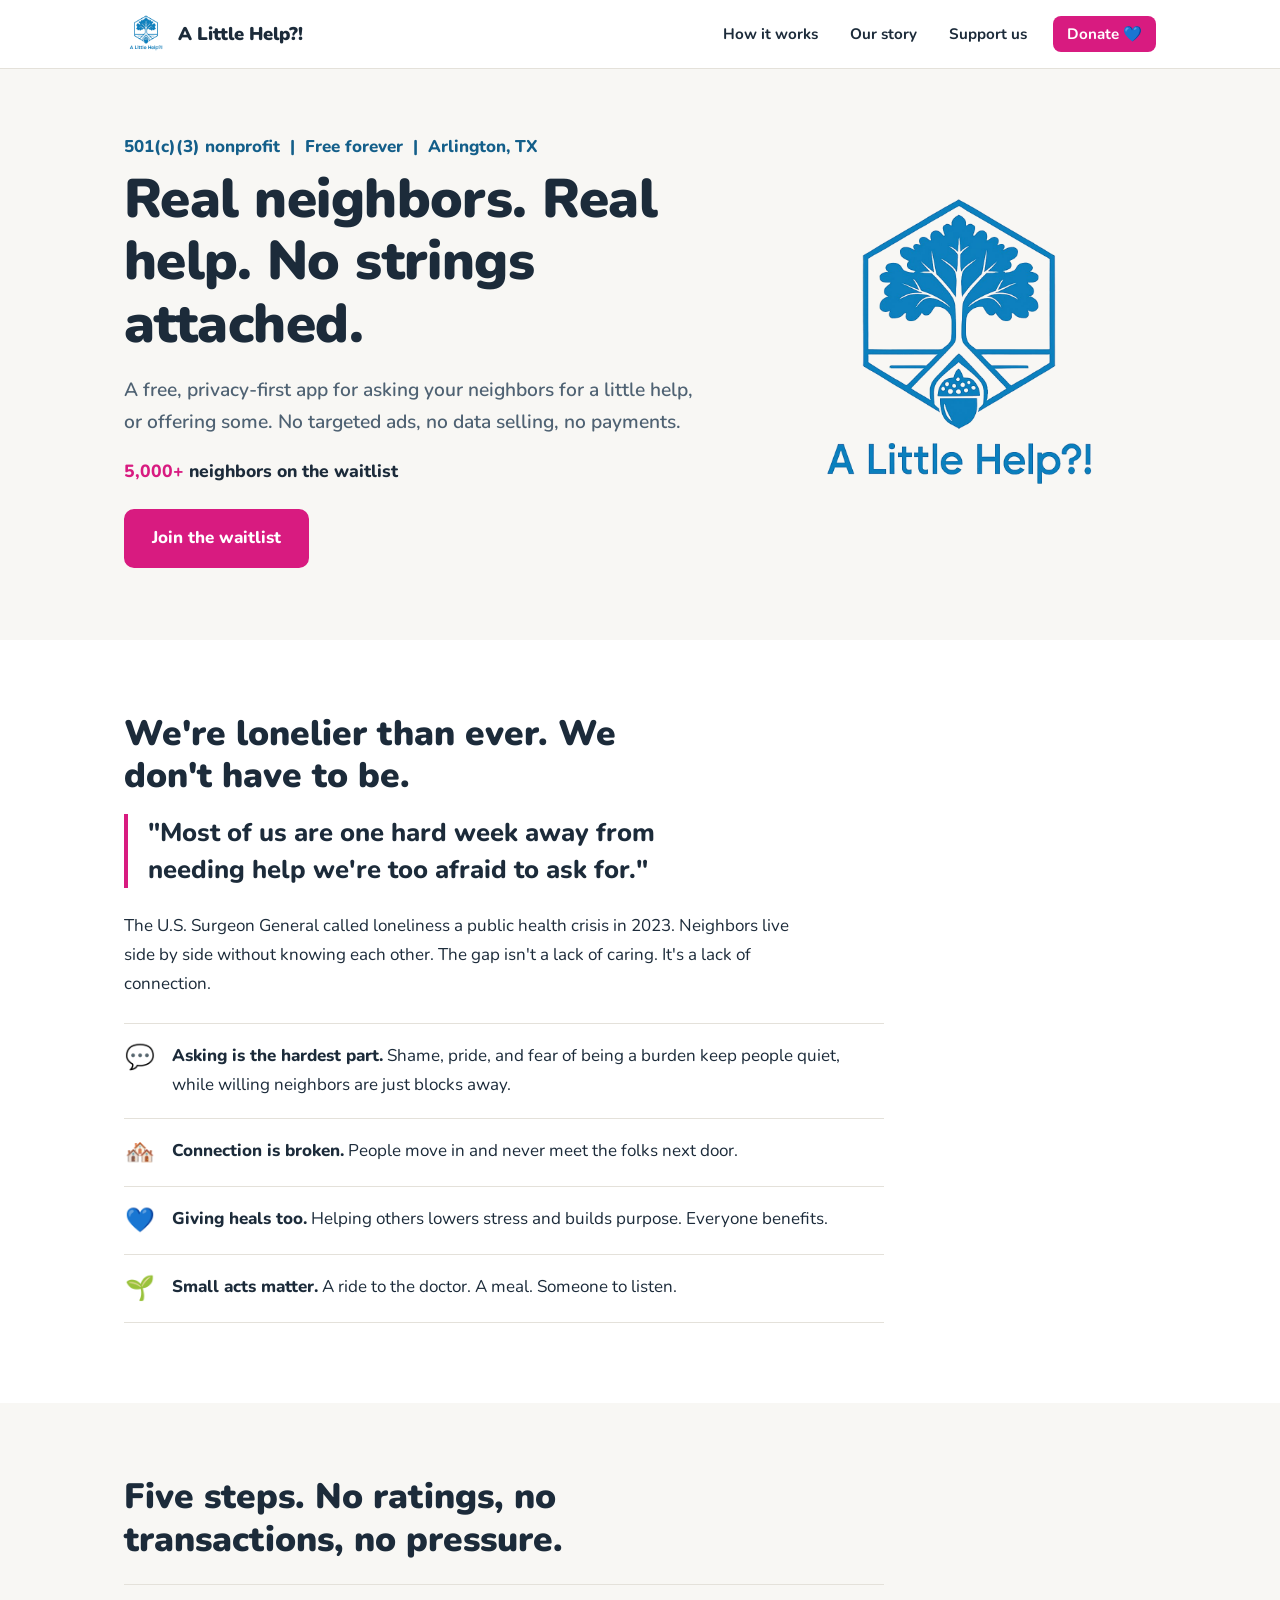
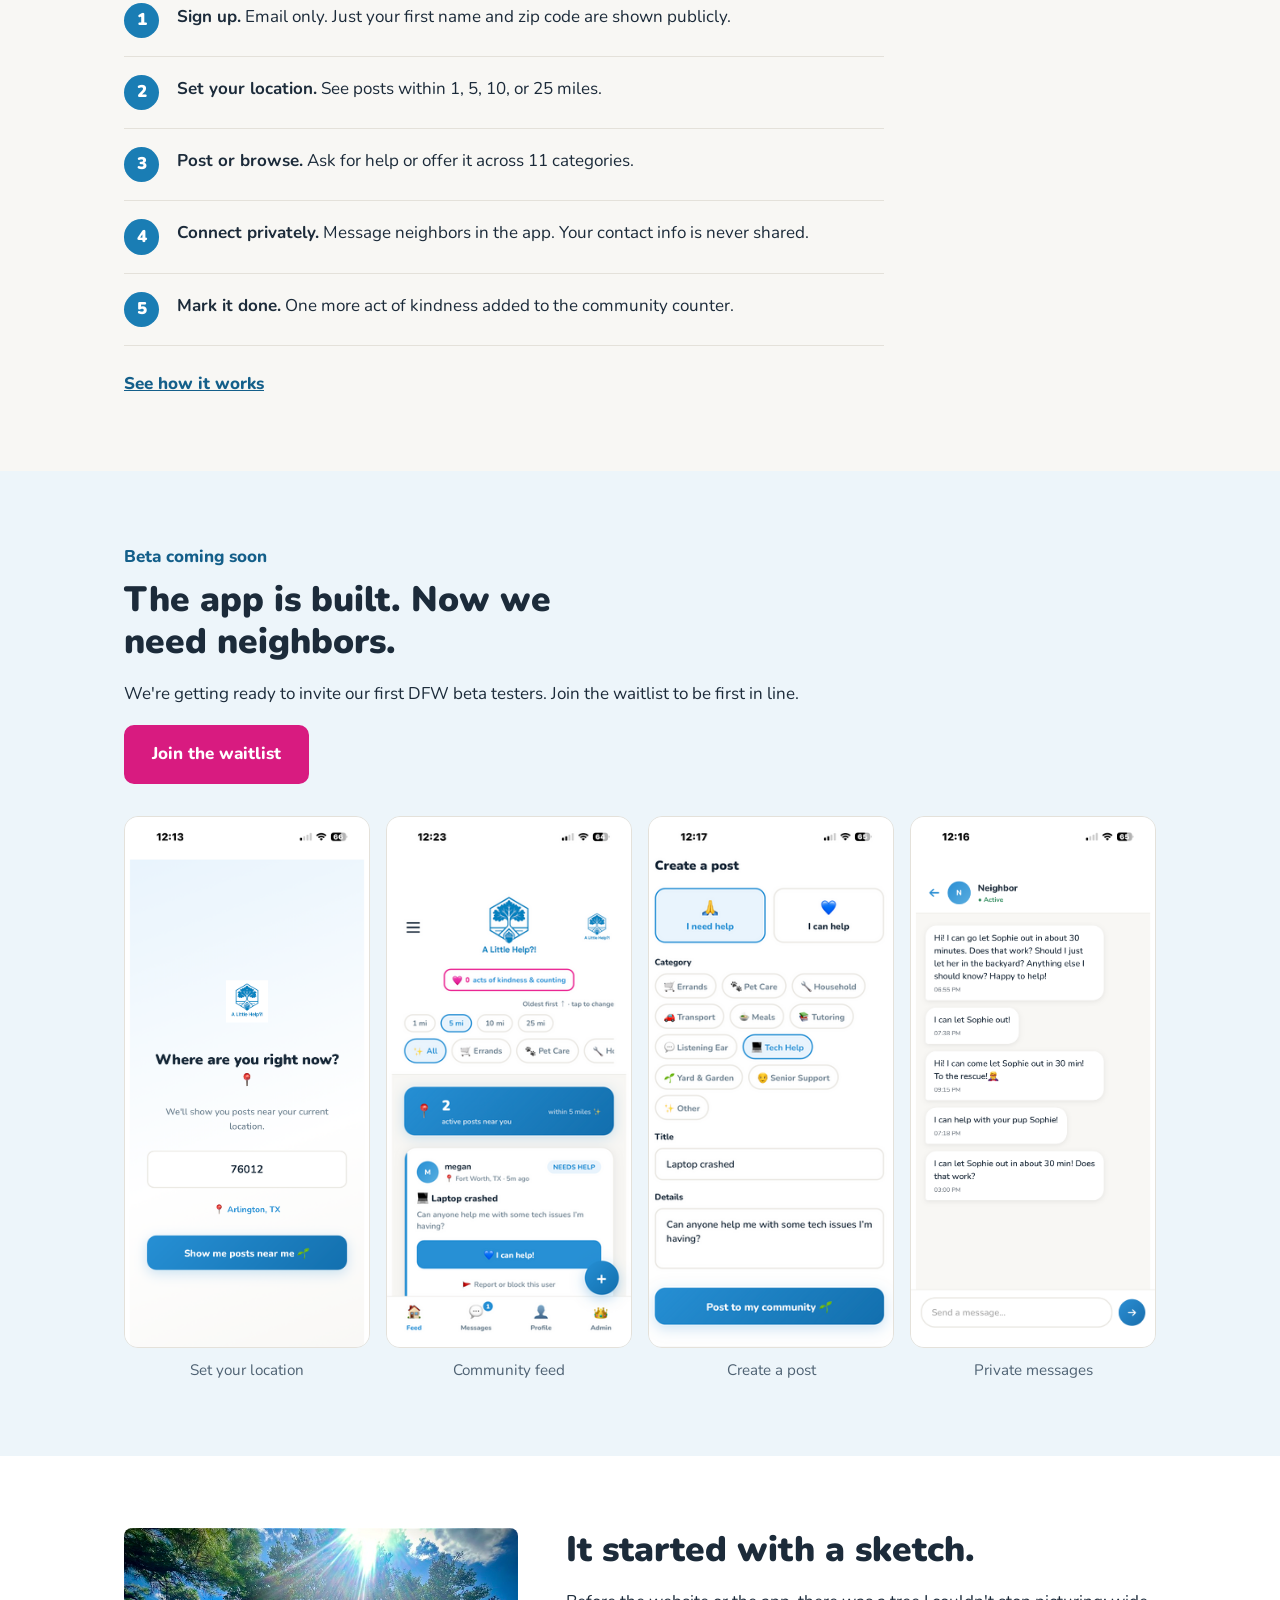
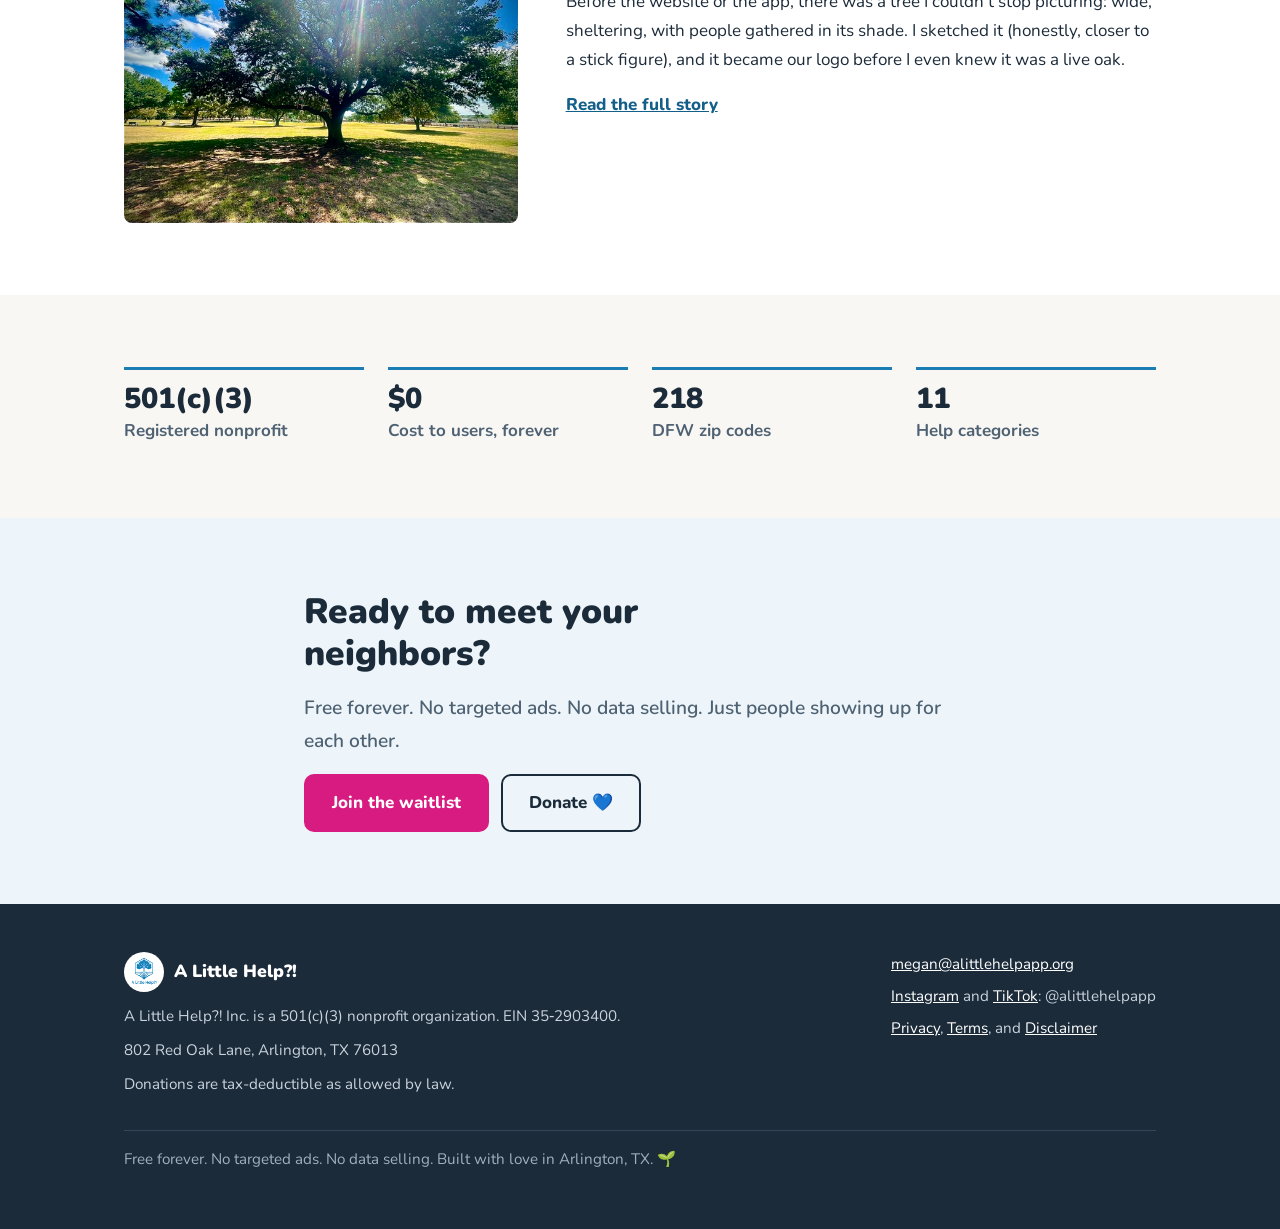
<file: index.html>
<!DOCTYPE html>
<html lang="en">
<head>
<meta charset="UTF-8">
<meta name="viewport" content="width=device-width, initial-scale=1.0">
<title>A Little Help?! | Real neighbors. Real help. No strings attached.</title>
<meta name="description" content="A free, privacy-first neighbor-to-neighbor help app from A Little Help?!, a 501(c)(3) nonprofit in Arlington, TX. Join the waitlist.">
<link rel="icon" href="logo192.png">
<link rel="stylesheet" href="nunito.css">
<style>
  :root {
    --paper: #F8F7F4; --white: #ffffff; --ink: #1C2B3A; --muted: #4F6273;
    --blue: #1A7DB4; --blue-dark: #145F8A; --tint: #EDF5FA;
    --pink: #D81B80; --pink-dark: #B5146A; --line: #E4E1DA;
  }
  * { margin: 0; padding: 0; box-sizing: border-box; }
  html { scroll-behavior: smooth; }
  @media (prefers-reduced-motion: reduce) { html { scroll-behavior: auto; } }
  body { font-family: 'Nunito', system-ui, -apple-system, 'Segoe UI', sans-serif; background: var(--paper); color: var(--ink); line-height: 1.7; font-size: 1.0625rem; overflow-x: hidden; }
  img { max-width: 100%; height: auto; display: block; }
  a { color: var(--blue-dark); }
  a:focus-visible, button:focus-visible { outline: 3px solid var(--blue); outline-offset: 3px; border-radius: 4px; }

  nav { position: sticky; top: 0; z-index: 100; background: var(--white); border-bottom: 1px solid var(--line); }
  .nav-inner { max-width: 1080px; margin: 0 auto; padding: 0 24px; height: 68px; display: flex; align-items: center; justify-content: space-between; }
  .nav-logo { display: flex; align-items: center; gap: 10px; text-decoration: none; }
  .nav-logo img { height: 44px; width: 44px; object-fit: contain; }
  .nav-logo span { font-weight: 900; font-size: 1.15rem; color: var(--ink); }
  .nav-links { display: flex; align-items: center; gap: 4px; list-style: none; }
  .nav-links a { text-decoration: none; font-weight: 700; font-size: 0.95rem; color: var(--ink); padding: 8px 14px; border-radius: 8px; }
  .nav-links a:hover, .nav-links a[aria-current="page"] { color: var(--blue-dark); background: var(--tint); }
  .nav-links .nav-donate { background: var(--pink); color: var(--white); margin-left: 8px; }
  .nav-links .nav-donate:hover { background: var(--pink-dark); color: var(--white); }
  .menu-btn { display: none; background: none; border: 1px solid var(--line); border-radius: 8px; cursor: pointer; padding: 8px 12px; font: inherit; font-weight: 800; color: var(--ink); }
  @media (max-width: 800px) {
    .menu-btn { display: block; }
    .nav-links { display: none; position: absolute; top: 68px; left: 0; right: 0; background: var(--white); flex-direction: column; align-items: stretch; padding: 12px 24px 20px; border-bottom: 1px solid var(--line); }
    .nav-links.open { display: flex; }
    .nav-links .nav-donate { margin: 8px 0 0; text-align: center; }
  }

  .wrap { max-width: 1080px; margin: 0 auto; padding: 0 24px; }
  .narrow { max-width: 720px; }
  section { padding: 72px 0; }
  section[id] { scroll-margin-top: 80px; }
  section.tint { background: var(--tint); }
  section.white { background: var(--white); }
  .page-top { padding: 72px 0 40px; }
  h1 { font-size: clamp(2.2rem, 5.5vw, 3.4rem); font-weight: 900; line-height: 1.15; letter-spacing: -0.01em; margin-bottom: 18px; max-width: 18ch; }
  h2 { font-size: clamp(1.6rem, 3.6vw, 2.2rem); font-weight: 900; line-height: 1.2; margin-bottom: 18px; max-width: 24ch; }
  h3 { font-size: 1.15rem; font-weight: 800; line-height: 1.35; margin: 28px 0 8px; }
  p { margin-bottom: 16px; max-width: 68ch; }
  .lede { font-size: 1.2rem; color: var(--muted); font-weight: 600; max-width: 56ch; }
  .muted { color: var(--muted); }
  .small { font-size: 0.9rem; }

  .btn { display: inline-block; text-decoration: none; font-weight: 800; padding: 13px 26px; border-radius: 10px; background: var(--pink); color: var(--white); border: 2px solid var(--pink); }
  .btn:hover { background: var(--pink-dark); border-color: var(--pink-dark); color: var(--white); }
  .btn-quiet { background: transparent; color: var(--ink); border-color: var(--ink); }
  .btn-quiet:hover { background: var(--ink); border-color: var(--ink); color: var(--white); }
  .btns { display: flex; flex-wrap: wrap; gap: 12px; margin-top: 8px; }
  .text-link { font-weight: 800; color: var(--blue-dark); }

  .rows { border-top: 1px solid var(--line); margin: 24px 0 8px; max-width: 760px; }
  .row { display: flex; gap: 16px; padding: 18px 0; border-bottom: 1px solid var(--line); }
  .row .e { font-size: 1.5rem; line-height: 1.3; flex: 0 0 auto; width: 2rem; text-align: center; }
  .row p { margin: 0; }
  .row b { font-weight: 800; }

  .media { display: grid; grid-template-columns: minmax(0, 2fr) minmax(0, 3fr); gap: 48px; align-items: start; }
  .media.logo-left { grid-template-columns: 220px minmax(0, 1fr); }
  @media (max-width: 760px) { .media, .media.logo-left { grid-template-columns: 1fr; gap: 24px; } .media.logo-left img { width: 160px; } }
  figure { margin: 24px 0; }
  figure img { border-radius: 8px; width: 100%; }
  figcaption { font-size: 0.95rem; color: var(--muted); margin-top: 10px; }

  .callout { border-left: 4px solid var(--blue); padding: 4px 0 4px 20px; margin: 24px 0; max-width: 64ch; }
  .callout p { margin: 0; font-weight: 700; }

  footer { background: var(--ink); color: #C9D3DC; padding: 48px 0; font-size: 0.95rem; }
  footer .wrap { display: grid; grid-template-columns: minmax(0, 1fr) auto; gap: 24px 48px; align-items: start; }
  footer a { color: var(--white); }
  footer p { margin-bottom: 8px; max-width: none; }
  .foot-name { display: flex; align-items: center; gap: 10px; font-weight: 900; color: var(--white); font-size: 1.1rem; margin-bottom: 12px; }
  .foot-name img { width: 40px; height: 40px; object-fit: contain; background: var(--white); border-radius: 50%; padding: 3px; }
  .foot-links { list-style: none; }
  .foot-links li { margin-bottom: 6px; }
  .foot-promise { grid-column: 1 / -1; border-top: 1px solid #33475A; padding-top: 16px; color: #9FB0BF; }
  @media (max-width: 640px) { footer .wrap { grid-template-columns: 1fr; } }

  .hero { padding: 64px 0 72px; }
  .hero .wrap { display: grid; grid-template-columns: minmax(0, 3fr) minmax(0, 2fr); gap: 48px; align-items: center; }
  .hero-logo { width: 100%; max-width: 360px; justify-self: center; }
  .promise { font-weight: 800; color: var(--blue-dark); margin-bottom: 6px; }
  .count { font-weight: 800; font-size: 1.1rem; margin: 18px 0 22px; }
  .count span { color: var(--pink); }
  @media (max-width: 760px) { .hero .wrap { grid-template-columns: 1fr; gap: 24px; } .hero-logo { max-width: 200px; grid-row: 1; justify-self: start; } }
  blockquote { font-size: clamp(1.25rem, 2.6vw, 1.6rem); font-weight: 800; line-height: 1.45; max-width: 40ch; margin: 8px 0 24px; padding-left: 20px; border-left: 4px solid var(--pink); }
  .steps { list-style: none; counter-reset: s; border-top: 1px solid var(--line); max-width: 760px; margin: 24px 0; }
  .steps li { counter-increment: s; display: flex; gap: 18px; padding: 18px 0; border-bottom: 1px solid var(--line); }
  .steps li::before { content: counter(s); flex: 0 0 2.2rem; height: 2.2rem; border-radius: 50%; background: var(--blue); color: var(--white); font-weight: 900; display: flex; align-items: center; justify-content: center; }
  .steps p { margin: 0; }
  .screens { display: grid; grid-template-columns: repeat(4, minmax(0, 1fr)); gap: 16px; margin-top: 32px; }
  .screens figure { margin: 0; }
  .screens img { border-radius: 14px; border: 1px solid var(--line); background: var(--white); }
  .screens figcaption { text-align: center; }
  @media (max-width: 760px) { .screens { grid-template-columns: repeat(2, minmax(0, 1fr)); } }
  .stats { display: grid; grid-template-columns: repeat(4, minmax(0, 1fr)); gap: 24px; }
  .stats div { border-top: 3px solid var(--blue); padding-top: 12px; }
  .stats b { display: block; font-size: 1.8rem; font-weight: 900; line-height: 1.2; }
  .stats span { color: var(--muted); font-weight: 700; }
  @media (max-width: 760px) { .stats { grid-template-columns: repeat(2, minmax(0, 1fr)); } }
</style>
</head>
<body>

<nav>
  <div class="nav-inner">
    <a href="index.html" class="nav-logo">
      <img src="transparentlogo.png" alt="" width="44" height="44">
      <span>A Little Help?!</span>
    </a>
    <button class="menu-btn" id="menuBtn" aria-expanded="false" aria-controls="navLinks">Menu</button>
    <ul class="nav-links" id="navLinks">
      <li><a href="how-it-works.html">How it works</a></li>
      <li><a href="story.html">Our story</a></li>
      <li><a href="support.html">Support us</a></li>
      <li><a href="https://donorbox.org/launch-fund-for-a-little-help" class="nav-donate">Donate 💙</a></li>
    </ul>
  </div>
</nav>

<main>

<section class="hero">
  <div class="wrap">
    <div>
      <p class="promise">501(c)(3) nonprofit &nbsp;|&nbsp; Free forever &nbsp;|&nbsp; Arlington, TX</p>
      <h1>Real neighbors. Real help. No strings attached.</h1>
      <p class="lede">A free, privacy-first app for asking your neighbors for a little help, or offering some. No targeted ads, no data selling, no payments.</p>
      <p class="count"><span>5,000+</span> neighbors on the waitlist</p>
      <div class="btns"><a class="btn" href="https://alittlehelp.eo.page">Join the waitlist</a></div>
    </div>
    <img class="hero-logo" src="transparentlogo.png" alt="A Little Help?! live oak logo" width="360" height="360">
  </div>
</section>

<section class="white">
  <div class="wrap">
    <h2>We're lonelier than ever. We don't have to be.</h2>
    <blockquote>"Most of us are one hard week away from needing help we're too afraid to ask for."</blockquote>
    <p>The U.S. Surgeon General called loneliness a public health crisis in 2023. Neighbors live side by side without knowing each other. The gap isn't a lack of caring. It's a lack of connection.</p>
    <div class="rows">
      <div class="row"><span class="e" aria-hidden="true">💬</span><p><b>Asking is the hardest part.</b> Shame, pride, and fear of being a burden keep people quiet, while willing neighbors are just blocks away.</p></div>
      <div class="row"><span class="e" aria-hidden="true">🏘️</span><p><b>Connection is broken.</b> People move in and never meet the folks next door.</p></div>
      <div class="row"><span class="e" aria-hidden="true">💙</span><p><b>Giving heals too.</b> Helping others lowers stress and builds purpose. Everyone benefits.</p></div>
      <div class="row"><span class="e" aria-hidden="true">🌱</span><p><b>Small acts matter.</b> A ride to the doctor. A meal. Someone to listen.</p></div>
    </div>
  </div>
</section>

<section>
  <div class="wrap">
    <h2>Five steps. No ratings, no transactions, no pressure.</h2>
    <ol class="steps">
      <li><p><b>Sign up.</b> Email only. Just your first name and zip code are shown publicly.</p></li>
      <li><p><b>Set your location.</b> See posts within 1, 5, 10, or 25 miles.</p></li>
      <li><p><b>Post or browse.</b> Ask for help or offer it across 11 categories.</p></li>
      <li><p><b>Connect privately.</b> Message neighbors in the app. Your contact info is never shared.</p></li>
      <li><p><b>Mark it done.</b> One more act of kindness added to the community counter.</p></li>
    </ol>
    <a class="text-link" href="how-it-works.html">See how it works</a>
  </div>
</section>

<section class="tint">
  <div class="wrap">
    <p class="promise">Beta coming soon</p>
    <h2>The app is built. Now we need neighbors.</h2>
    <p>We're getting ready to invite our first DFW beta testers. Join the waitlist to be first in line.</p>
    <div class="btns"><a class="btn" href="https://alittlehelp.eo.page">Join the waitlist</a></div>
    <div class="screens">
      <figure><img src="appzipcodescreen.PNG" alt="App screen for setting your location" loading="lazy"><figcaption>Set your location</figcaption></figure>
      <figure><img src="appfeedscreen.PNG" alt="App screen showing the community feed" loading="lazy"><figcaption>Community feed</figcaption></figure>
      <figure><img src="appcreatepostscreen.png" alt="App screen for creating a post" loading="lazy"><figcaption>Create a post</figcaption></figure>
      <figure><img src="appmessagesscreen.PNG" alt="App screen showing private messages" loading="lazy"><figcaption>Private messages</figcaption></figure>
    </div>
  </div>
</section>

<section class="white">
  <div class="wrap">
    <div class="media">
      <figure style="margin:0"><img src="oaktree2.jpeg" alt="The live oak near Megan's house in Arlington" loading="lazy"></figure>
      <div>
        <h2>It started with a sketch.</h2>
        <p>Before the website or the app, there was a tree I couldn't stop picturing: wide, sheltering, with people gathered in its shade. I sketched it (honestly, closer to a stick figure), and it became our logo before I even knew it was a live oak.</p>
        <a class="text-link" href="story.html">Read the full story</a>
      </div>
    </div>
  </div>
</section>

<section>
  <div class="wrap">
    <div class="stats">
      <div><b>501(c)(3)</b><span>Registered nonprofit</span></div>
      <div><b>$0</b><span>Cost to users, forever</span></div>
      <div><b>218</b><span>DFW zip codes</span></div>
      <div><b>11</b><span>Help categories</span></div>
    </div>
  </div>
</section>

<section class="tint">
  <div class="wrap narrow">
    <h2>Ready to meet your neighbors?</h2>
    <p class="lede">Free forever. No targeted ads. No data selling. Just people showing up for each other.</p>
    <div class="btns"><a class="btn" href="https://alittlehelp.eo.page">Join the waitlist</a><a class="btn btn-quiet" href="https://donorbox.org/launch-fund-for-a-little-help">Donate 💙</a></div>
  </div>
</section>

</main>

<footer>
  <div class="wrap">
    <div>
      <div class="foot-name"><img src="transparentlogo.png" alt="" width="40" height="40">A Little Help?!</div>
      <p>A Little Help?! Inc. is a 501(c)(3) nonprofit organization. EIN 35&#8209;2903400.</p>
      <p>802 Red Oak Lane, Arlington, TX 76013</p>
      <p>Donations are tax-deductible as allowed by law.</p>
    </div>
    <ul class="foot-links">
      <li><a href="mailto:megan@alittlehelpapp.org">megan@alittlehelpapp.org</a></li>
      <li><a href="https://instagram.com/alittlehelpapp">Instagram</a> and <a href="https://tiktok.com/@alittlehelpapp">TikTok</a>: @alittlehelpapp</li>
      <li><a href="privacy.html#privacy">Privacy</a>, <a href="privacy.html#terms">Terms</a>, and <a href="privacy.html#disclaimer">Disclaimer</a></li>
    </ul>
    <p class="foot-promise">Free forever. No targeted ads. No data selling. Built with love in Arlington, TX. 🌱</p>
  </div>
</footer>

<script>
  var btn = document.getElementById('menuBtn'), links = document.getElementById('navLinks');
  btn.addEventListener('click', function () {
    var open = links.classList.toggle('open');
    btn.setAttribute('aria-expanded', open ? 'true' : 'false');
  });
</script>
</body>
</html>
</file>
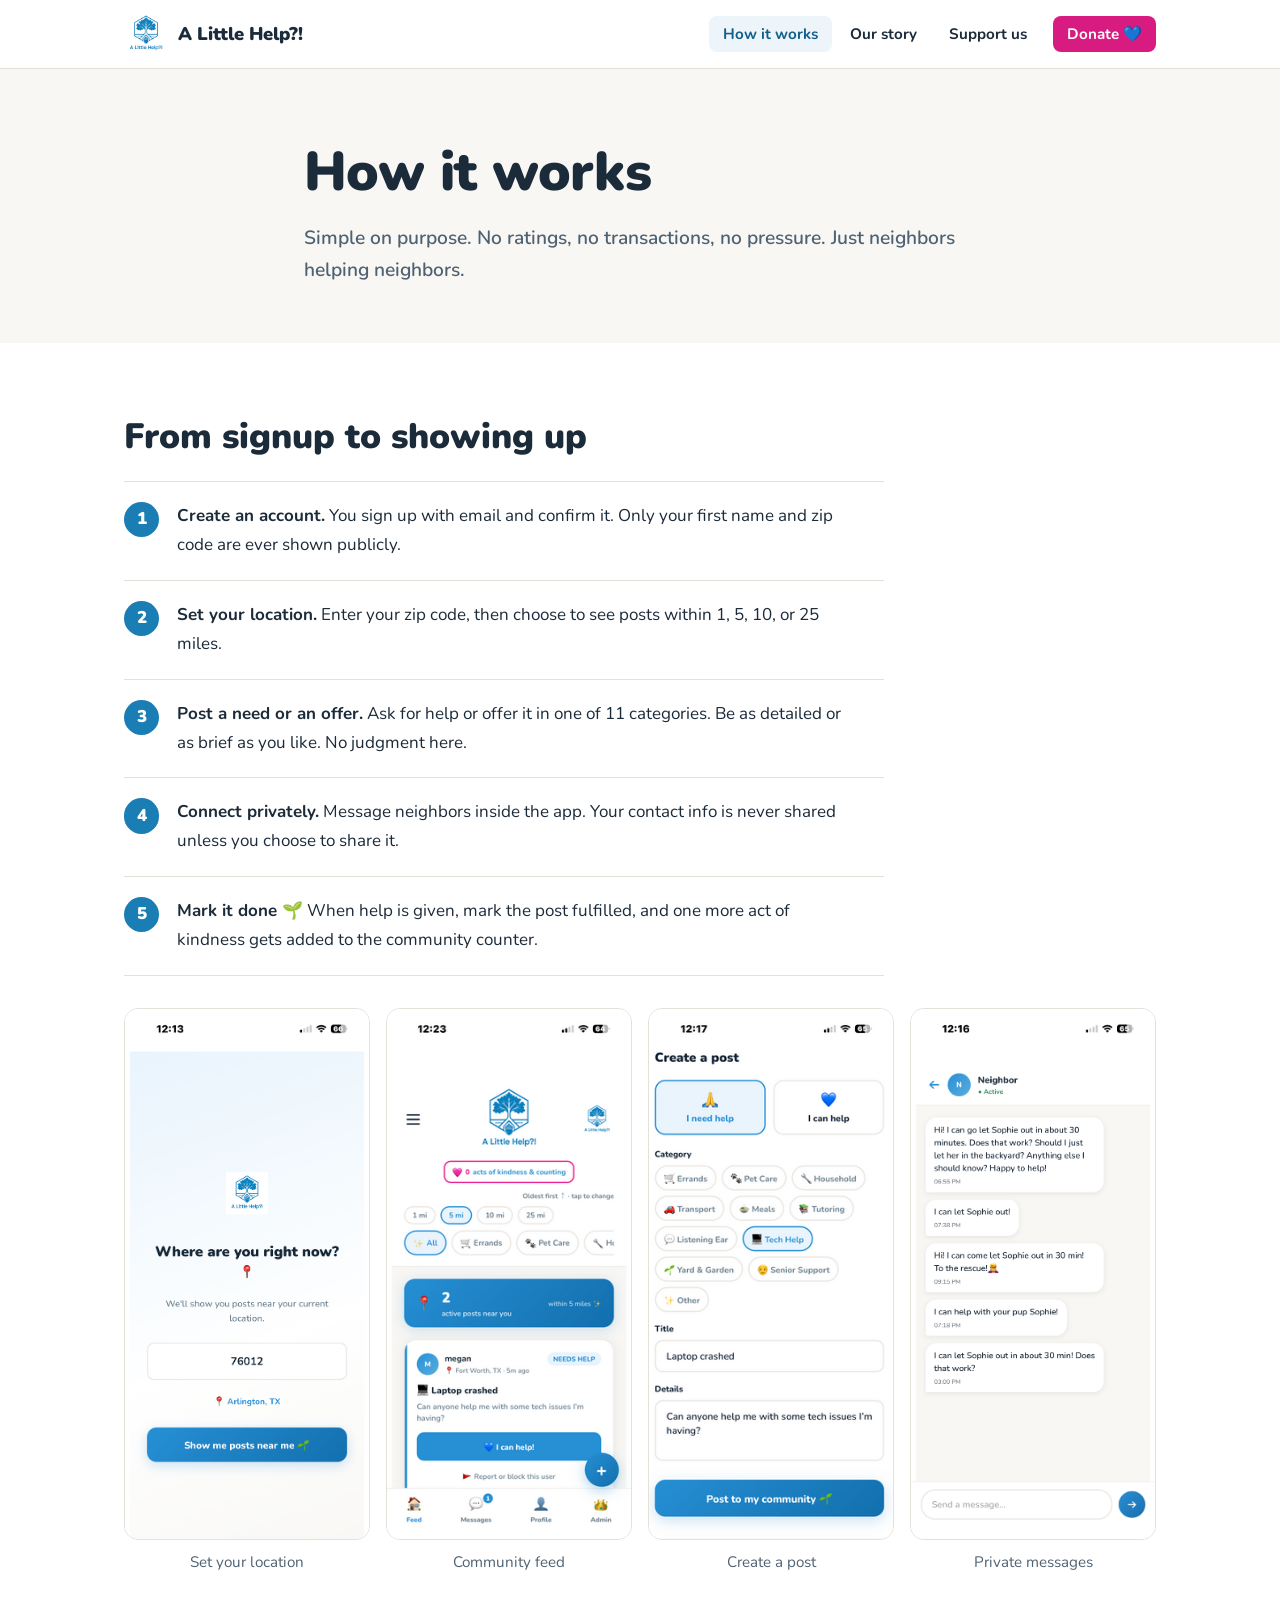
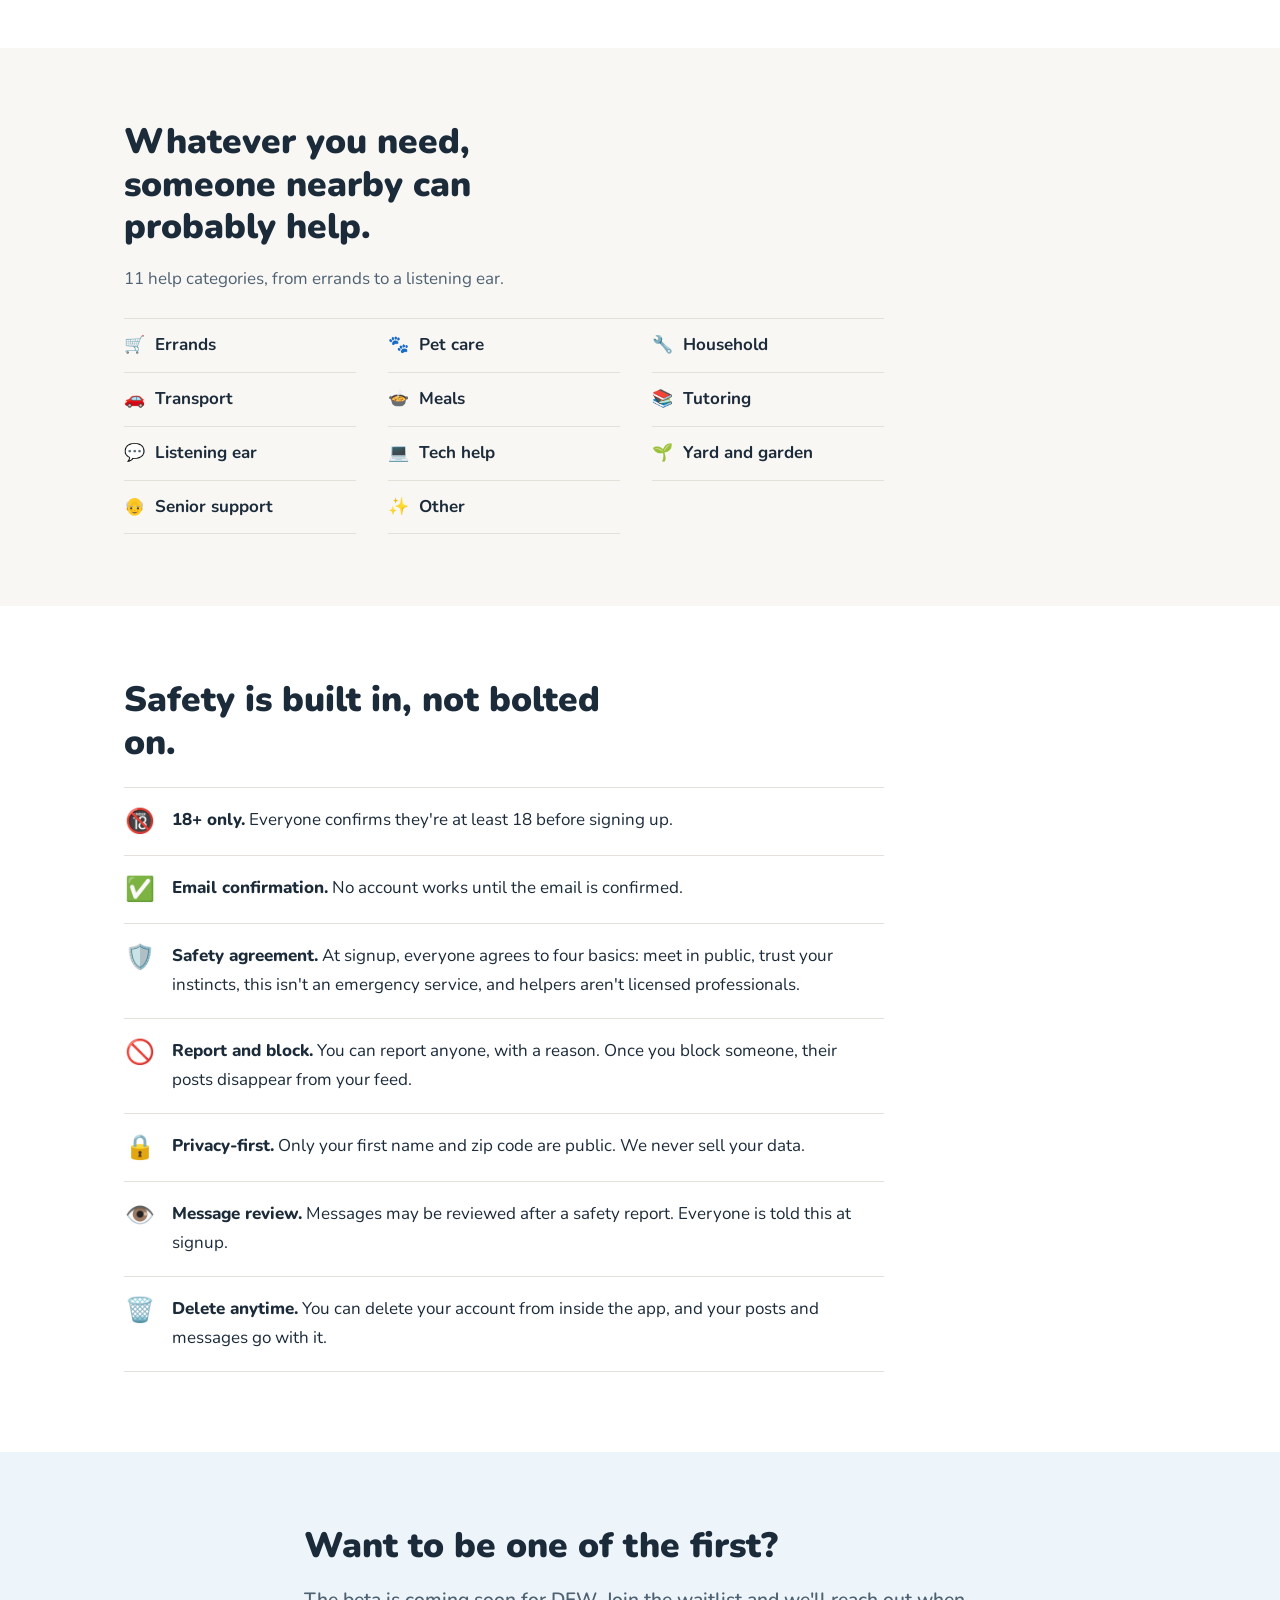
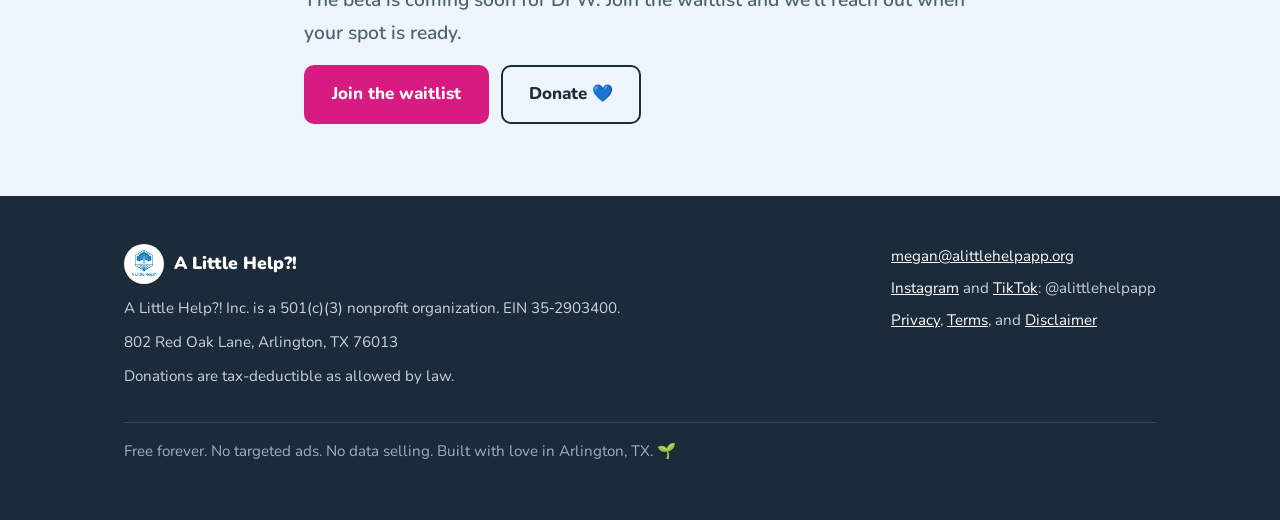
<file: how-it-works.html>
<!DOCTYPE html>
<html lang="en">
<head>
<meta charset="UTF-8">
<meta name="viewport" content="width=device-width, initial-scale=1.0">
<title>How it works | A Little Help?!</title>
<meta name="description" content="How A Little Help?! works: five simple steps, 11 help categories, and safety built in. Free, privacy-first, and run by a 501(c)(3) nonprofit.">
<link rel="icon" href="logo192.png">
<link rel="stylesheet" href="nunito.css">
<style>
  :root {
    --paper: #F8F7F4; --white: #ffffff; --ink: #1C2B3A; --muted: #4F6273;
    --blue: #1A7DB4; --blue-dark: #145F8A; --tint: #EDF5FA;
    --pink: #D81B80; --pink-dark: #B5146A; --line: #E4E1DA;
  }
  * { margin: 0; padding: 0; box-sizing: border-box; }
  html { scroll-behavior: smooth; }
  @media (prefers-reduced-motion: reduce) { html { scroll-behavior: auto; } }
  body { font-family: 'Nunito', system-ui, -apple-system, 'Segoe UI', sans-serif; background: var(--paper); color: var(--ink); line-height: 1.7; font-size: 1.0625rem; overflow-x: hidden; }
  img { max-width: 100%; height: auto; display: block; }
  a { color: var(--blue-dark); }
  a:focus-visible, button:focus-visible { outline: 3px solid var(--blue); outline-offset: 3px; border-radius: 4px; }

  nav { position: sticky; top: 0; z-index: 100; background: var(--white); border-bottom: 1px solid var(--line); }
  .nav-inner { max-width: 1080px; margin: 0 auto; padding: 0 24px; height: 68px; display: flex; align-items: center; justify-content: space-between; }
  .nav-logo { display: flex; align-items: center; gap: 10px; text-decoration: none; }
  .nav-logo img { height: 44px; width: 44px; object-fit: contain; }
  .nav-logo span { font-weight: 900; font-size: 1.15rem; color: var(--ink); }
  .nav-links { display: flex; align-items: center; gap: 4px; list-style: none; }
  .nav-links a { text-decoration: none; font-weight: 700; font-size: 0.95rem; color: var(--ink); padding: 8px 14px; border-radius: 8px; }
  .nav-links a:hover, .nav-links a[aria-current="page"] { color: var(--blue-dark); background: var(--tint); }
  .nav-links .nav-donate { background: var(--pink); color: var(--white); margin-left: 8px; }
  .nav-links .nav-donate:hover { background: var(--pink-dark); color: var(--white); }
  .menu-btn { display: none; background: none; border: 1px solid var(--line); border-radius: 8px; cursor: pointer; padding: 8px 12px; font: inherit; font-weight: 800; color: var(--ink); }
  @media (max-width: 800px) {
    .menu-btn { display: block; }
    .nav-links { display: none; position: absolute; top: 68px; left: 0; right: 0; background: var(--white); flex-direction: column; align-items: stretch; padding: 12px 24px 20px; border-bottom: 1px solid var(--line); }
    .nav-links.open { display: flex; }
    .nav-links .nav-donate { margin: 8px 0 0; text-align: center; }
  }

  .wrap { max-width: 1080px; margin: 0 auto; padding: 0 24px; }
  .narrow { max-width: 720px; }
  section { padding: 72px 0; }
  section[id] { scroll-margin-top: 80px; }
  section.tint { background: var(--tint); }
  section.white { background: var(--white); }
  .page-top { padding: 72px 0 40px; }
  h1 { font-size: clamp(2.2rem, 5.5vw, 3.4rem); font-weight: 900; line-height: 1.15; letter-spacing: -0.01em; margin-bottom: 18px; max-width: 18ch; }
  h2 { font-size: clamp(1.6rem, 3.6vw, 2.2rem); font-weight: 900; line-height: 1.2; margin-bottom: 18px; max-width: 24ch; }
  h3 { font-size: 1.15rem; font-weight: 800; line-height: 1.35; margin: 28px 0 8px; }
  p { margin-bottom: 16px; max-width: 68ch; }
  .lede { font-size: 1.2rem; color: var(--muted); font-weight: 600; max-width: 56ch; }
  .muted { color: var(--muted); }
  .small { font-size: 0.9rem; }

  .btn { display: inline-block; text-decoration: none; font-weight: 800; padding: 13px 26px; border-radius: 10px; background: var(--pink); color: var(--white); border: 2px solid var(--pink); }
  .btn:hover { background: var(--pink-dark); border-color: var(--pink-dark); color: var(--white); }
  .btn-quiet { background: transparent; color: var(--ink); border-color: var(--ink); }
  .btn-quiet:hover { background: var(--ink); border-color: var(--ink); color: var(--white); }
  .btns { display: flex; flex-wrap: wrap; gap: 12px; margin-top: 8px; }
  .text-link { font-weight: 800; color: var(--blue-dark); }

  .rows { border-top: 1px solid var(--line); margin: 24px 0 8px; max-width: 760px; }
  .row { display: flex; gap: 16px; padding: 18px 0; border-bottom: 1px solid var(--line); }
  .row .e { font-size: 1.5rem; line-height: 1.3; flex: 0 0 auto; width: 2rem; text-align: center; }
  .row p { margin: 0; }
  .row b { font-weight: 800; }

  .media { display: grid; grid-template-columns: minmax(0, 2fr) minmax(0, 3fr); gap: 48px; align-items: start; }
  .media.logo-left { grid-template-columns: 220px minmax(0, 1fr); }
  @media (max-width: 760px) { .media, .media.logo-left { grid-template-columns: 1fr; gap: 24px; } .media.logo-left img { width: 160px; } }
  figure { margin: 24px 0; }
  figure img { border-radius: 8px; width: 100%; }
  figcaption { font-size: 0.95rem; color: var(--muted); margin-top: 10px; }

  .callout { border-left: 4px solid var(--blue); padding: 4px 0 4px 20px; margin: 24px 0; max-width: 64ch; }
  .callout p { margin: 0; font-weight: 700; }

  footer { background: var(--ink); color: #C9D3DC; padding: 48px 0; font-size: 0.95rem; }
  footer .wrap { display: grid; grid-template-columns: minmax(0, 1fr) auto; gap: 24px 48px; align-items: start; }
  footer a { color: var(--white); }
  footer p { margin-bottom: 8px; max-width: none; }
  .foot-name { display: flex; align-items: center; gap: 10px; font-weight: 900; color: var(--white); font-size: 1.1rem; margin-bottom: 12px; }
  .foot-name img { width: 40px; height: 40px; object-fit: contain; background: var(--white); border-radius: 50%; padding: 3px; }
  .foot-links { list-style: none; }
  .foot-links li { margin-bottom: 6px; }
  .foot-promise { grid-column: 1 / -1; border-top: 1px solid #33475A; padding-top: 16px; color: #9FB0BF; }
  @media (max-width: 640px) { footer .wrap { grid-template-columns: 1fr; } }

  .steps { list-style: none; counter-reset: s; border-top: 1px solid var(--line); max-width: 760px; margin: 24px 0; }
  .steps li { counter-increment: s; display: flex; gap: 18px; padding: 20px 0; border-bottom: 1px solid var(--line); }
  .steps li::before { content: counter(s); flex: 0 0 2.2rem; height: 2.2rem; border-radius: 50%; background: var(--blue); color: var(--white); font-weight: 900; display: flex; align-items: center; justify-content: center; }
  .steps p { margin: 0; }
  .cats { list-style: none; display: grid; grid-template-columns: repeat(3, minmax(0, 1fr)); gap: 0 32px; max-width: 760px; margin-top: 24px; border-top: 1px solid var(--line); }
  .cats li { padding: 12px 0; border-bottom: 1px solid var(--line); font-weight: 700; }
  .cats li span { margin-right: 10px; }
  @media (max-width: 640px) { .cats { grid-template-columns: repeat(2, minmax(0, 1fr)); gap: 0 20px; } }
  .screens { display: grid; grid-template-columns: repeat(4, minmax(0, 1fr)); gap: 16px; margin-top: 32px; }
  .screens figure { margin: 0; }
  .screens img { border-radius: 14px; border: 1px solid var(--line); background: var(--white); }
  .screens figcaption { text-align: center; }
  @media (max-width: 760px) { .screens { grid-template-columns: repeat(2, minmax(0, 1fr)); } }
</style>
</head>
<body>

<nav>
  <div class="nav-inner">
    <a href="index.html" class="nav-logo">
      <img src="transparentlogo.png" alt="" width="44" height="44">
      <span>A Little Help?!</span>
    </a>
    <button class="menu-btn" id="menuBtn" aria-expanded="false" aria-controls="navLinks">Menu</button>
    <ul class="nav-links" id="navLinks">
      <li><a href="how-it-works.html" aria-current="page">How it works</a></li>
      <li><a href="story.html">Our story</a></li>
      <li><a href="support.html">Support us</a></li>
      <li><a href="https://donorbox.org/launch-fund-for-a-little-help" class="nav-donate">Donate 💙</a></li>
    </ul>
  </div>
</nav>

<main>

<section class="page-top">
  <div class="wrap narrow">
    <h1>How it works</h1>
    <p class="lede">Simple on purpose. No ratings, no transactions, no pressure. Just neighbors helping neighbors.</p>
  </div>
</section>

<section class="white">
  <div class="wrap">
    <h2>From signup to showing up</h2>
    <ol class="steps">
      <li><p><b>Create an account.</b> You sign up with email and confirm it. Only your first name and zip code are ever shown publicly.</p></li>
      <li><p><b>Set your location.</b> Enter your zip code, then choose to see posts within 1, 5, 10, or 25 miles.</p></li>
      <li><p><b>Post a need or an offer.</b> Ask for help or offer it in one of 11 categories. Be as detailed or as brief as you like. No judgment here.</p></li>
      <li><p><b>Connect privately.</b> Message neighbors inside the app. Your contact info is never shared unless you choose to share it.</p></li>
      <li><p><b>Mark it done 🌱</b> When help is given, mark the post fulfilled, and one more act of kindness gets added to the community counter.</p></li>
    </ol>
    <div class="screens">
      <figure><img src="appzipcodescreen.PNG" alt="App screen for setting your location" loading="lazy"><figcaption>Set your location</figcaption></figure>
      <figure><img src="appfeedscreen.PNG" alt="App screen showing the community feed" loading="lazy"><figcaption>Community feed</figcaption></figure>
      <figure><img src="appcreatepostscreen.png" alt="App screen for creating a post" loading="lazy"><figcaption>Create a post</figcaption></figure>
      <figure><img src="appmessagesscreen.PNG" alt="App screen showing private messages" loading="lazy"><figcaption>Private messages</figcaption></figure>
    </div>
  </div>
</section>

<section>
  <div class="wrap">
    <h2>Whatever you need, someone nearby can probably help.</h2>
    <p class="muted">11 help categories, from errands to a listening ear.</p>
    <ul class="cats">
      <li><span aria-hidden="true">🛒</span>Errands</li>
      <li><span aria-hidden="true">🐾</span>Pet care</li>
      <li><span aria-hidden="true">🔧</span>Household</li>
      <li><span aria-hidden="true">🚗</span>Transport</li>
      <li><span aria-hidden="true">🍲</span>Meals</li>
      <li><span aria-hidden="true">📚</span>Tutoring</li>
      <li><span aria-hidden="true">💬</span>Listening ear</li>
      <li><span aria-hidden="true">💻</span>Tech help</li>
      <li><span aria-hidden="true">🌱</span>Yard and garden</li>
      <li><span aria-hidden="true">👴</span>Senior support</li>
      <li><span aria-hidden="true">✨</span>Other</li>
    </ul>
  </div>
</section>

<section class="white">
  <div class="wrap">
    <h2>Safety is built in, not bolted on.</h2>
    <div class="rows">
      <div class="row"><span class="e" aria-hidden="true">🔞</span><p><b>18+ only.</b> Everyone confirms they're at least 18 before signing up.</p></div>
      <div class="row"><span class="e" aria-hidden="true">✅</span><p><b>Email confirmation.</b> No account works until the email is confirmed.</p></div>
      <div class="row"><span class="e" aria-hidden="true">🛡️</span><p><b>Safety agreement.</b> At signup, everyone agrees to four basics: meet in public, trust your instincts, this isn't an emergency service, and helpers aren't licensed professionals.</p></div>
      <div class="row"><span class="e" aria-hidden="true">🚫</span><p><b>Report and block.</b> You can report anyone, with a reason. Once you block someone, their posts disappear from your feed.</p></div>
      <div class="row"><span class="e" aria-hidden="true">🔒</span><p><b>Privacy-first.</b> Only your first name and zip code are public. We never sell your data.</p></div>
      <div class="row"><span class="e" aria-hidden="true">👁️</span><p><b>Message review.</b> Messages may be reviewed after a safety report. Everyone is told this at signup.</p></div>
      <div class="row"><span class="e" aria-hidden="true">🗑️</span><p><b>Delete anytime.</b> You can delete your account from inside the app, and your posts and messages go with it.</p></div>
    </div>
  </div>
</section>

<section class="tint">
  <div class="wrap narrow">
    <h2>Want to be one of the first?</h2>
    <p class="lede">The beta is coming soon for DFW. Join the waitlist and we'll reach out when your spot is ready.</p>
    <div class="btns"><a class="btn" href="https://alittlehelp.eo.page">Join the waitlist</a><a class="btn btn-quiet" href="https://donorbox.org/launch-fund-for-a-little-help">Donate 💙</a></div>
  </div>
</section>

</main>

<footer>
  <div class="wrap">
    <div>
      <div class="foot-name"><img src="transparentlogo.png" alt="" width="40" height="40">A Little Help?!</div>
      <p>A Little Help?! Inc. is a 501(c)(3) nonprofit organization. EIN 35&#8209;2903400.</p>
      <p>802 Red Oak Lane, Arlington, TX 76013</p>
      <p>Donations are tax-deductible as allowed by law.</p>
    </div>
    <ul class="foot-links">
      <li><a href="mailto:megan@alittlehelpapp.org">megan@alittlehelpapp.org</a></li>
      <li><a href="https://instagram.com/alittlehelpapp">Instagram</a> and <a href="https://tiktok.com/@alittlehelpapp">TikTok</a>: @alittlehelpapp</li>
      <li><a href="privacy.html#privacy">Privacy</a>, <a href="privacy.html#terms">Terms</a>, and <a href="privacy.html#disclaimer">Disclaimer</a></li>
    </ul>
    <p class="foot-promise">Free forever. No targeted ads. No data selling. Built with love in Arlington, TX. 🌱</p>
  </div>
</footer>

<script>
  var btn = document.getElementById('menuBtn'), links = document.getElementById('navLinks');
  btn.addEventListener('click', function () {
    var open = links.classList.toggle('open');
    btn.setAttribute('aria-expanded', open ? 'true' : 'false');
  });
</script>
</body>
</html>
</file>
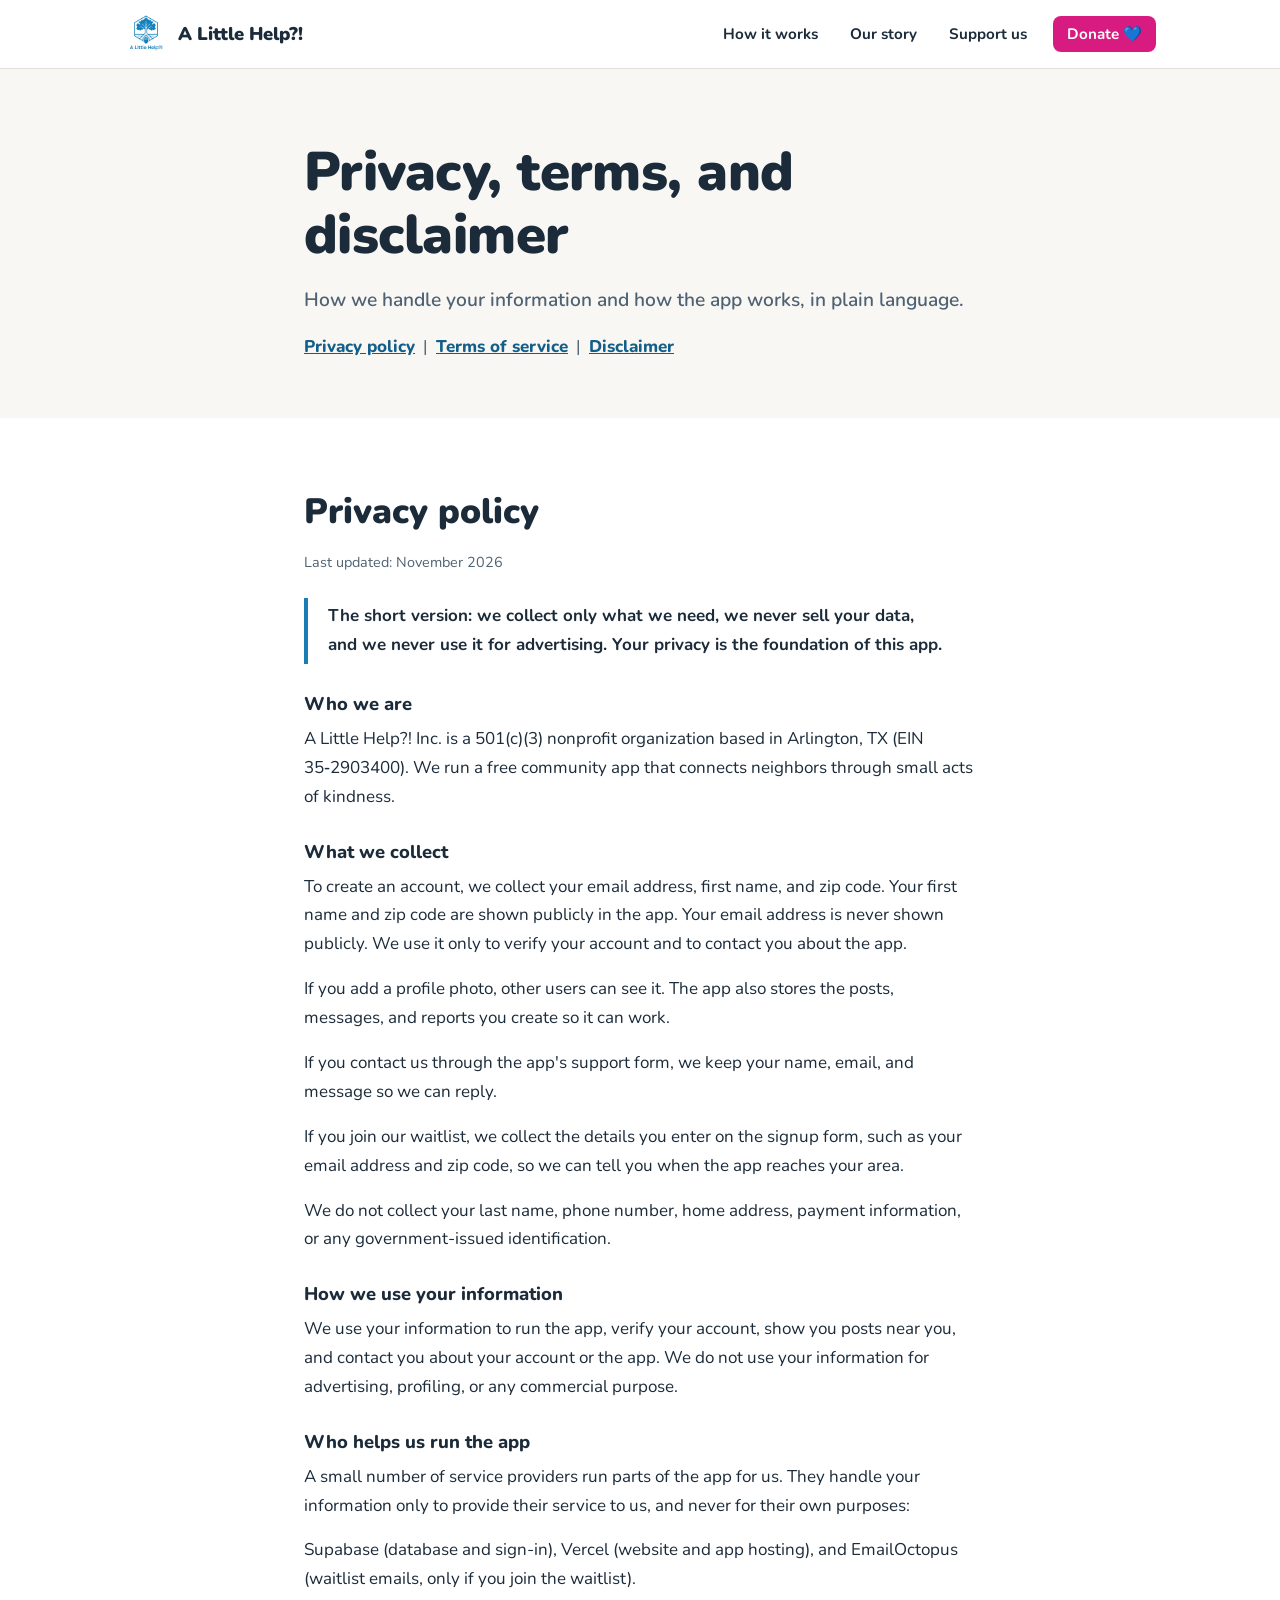
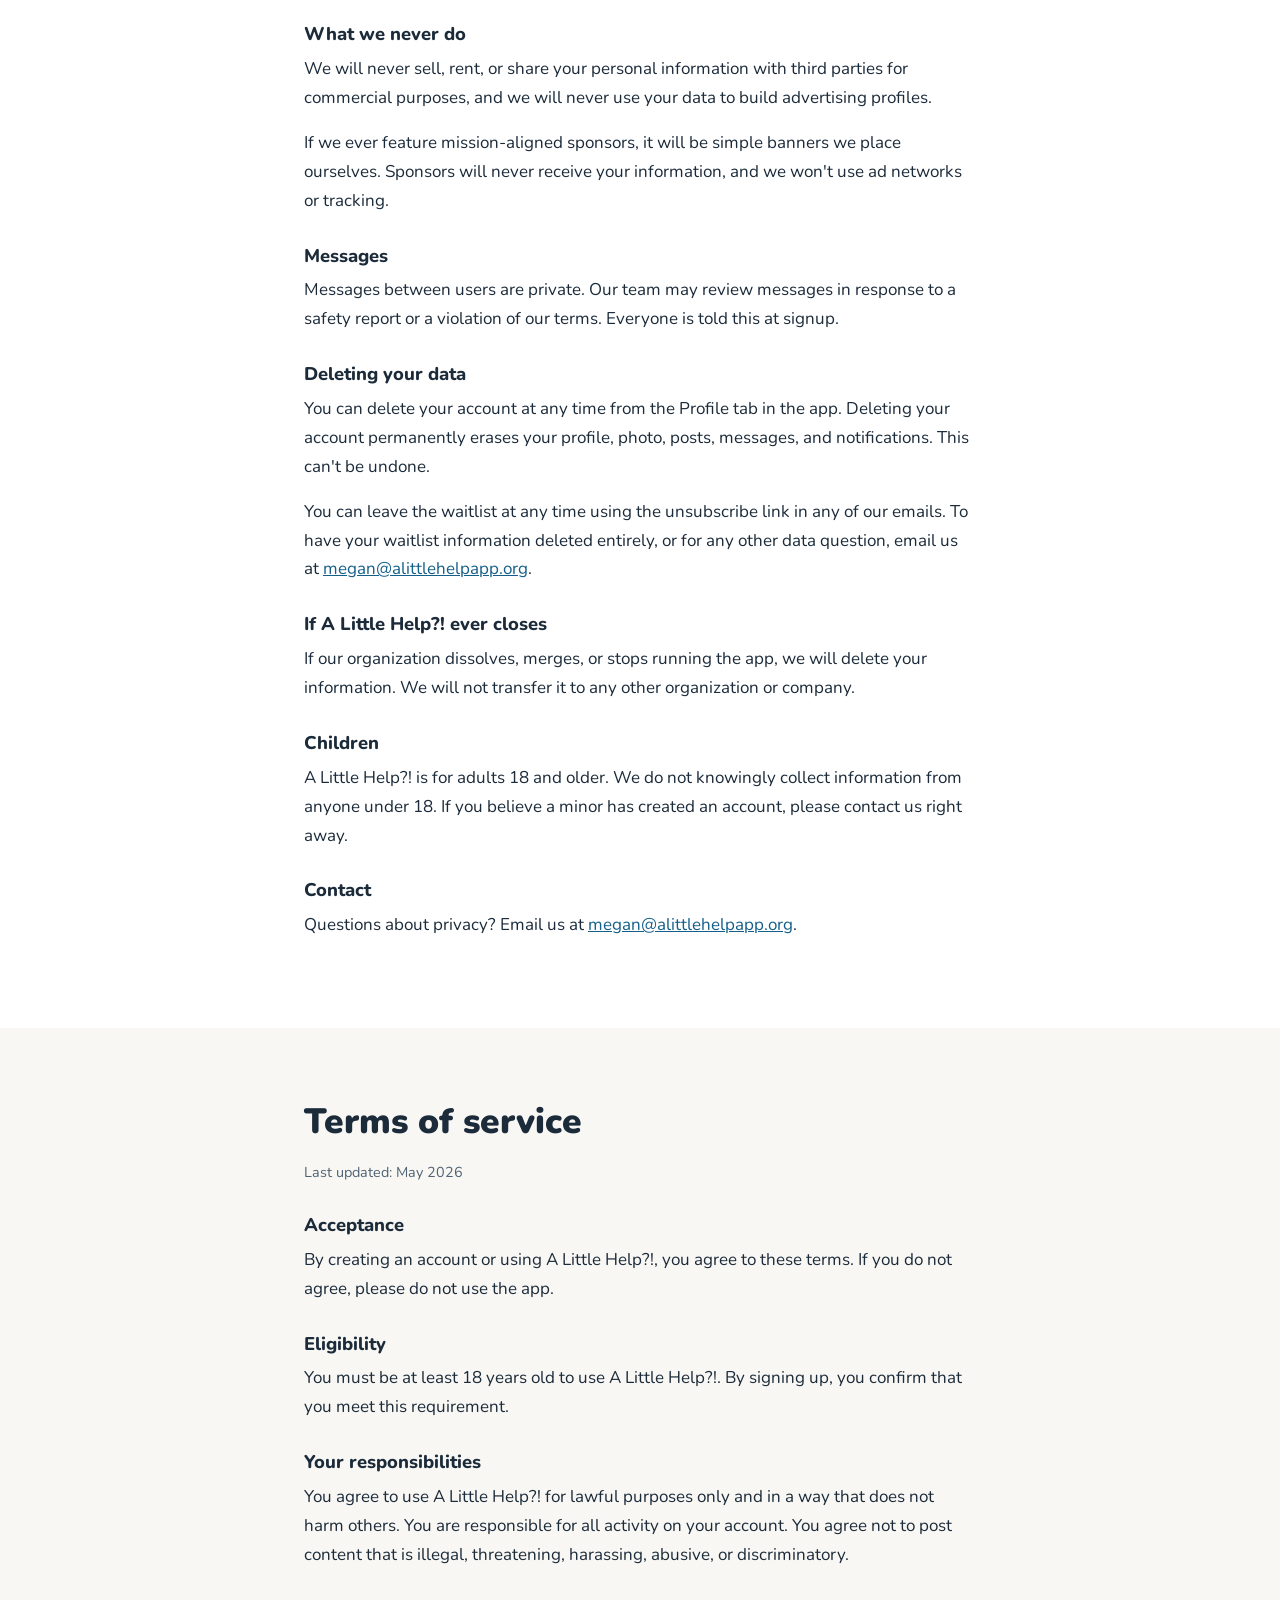
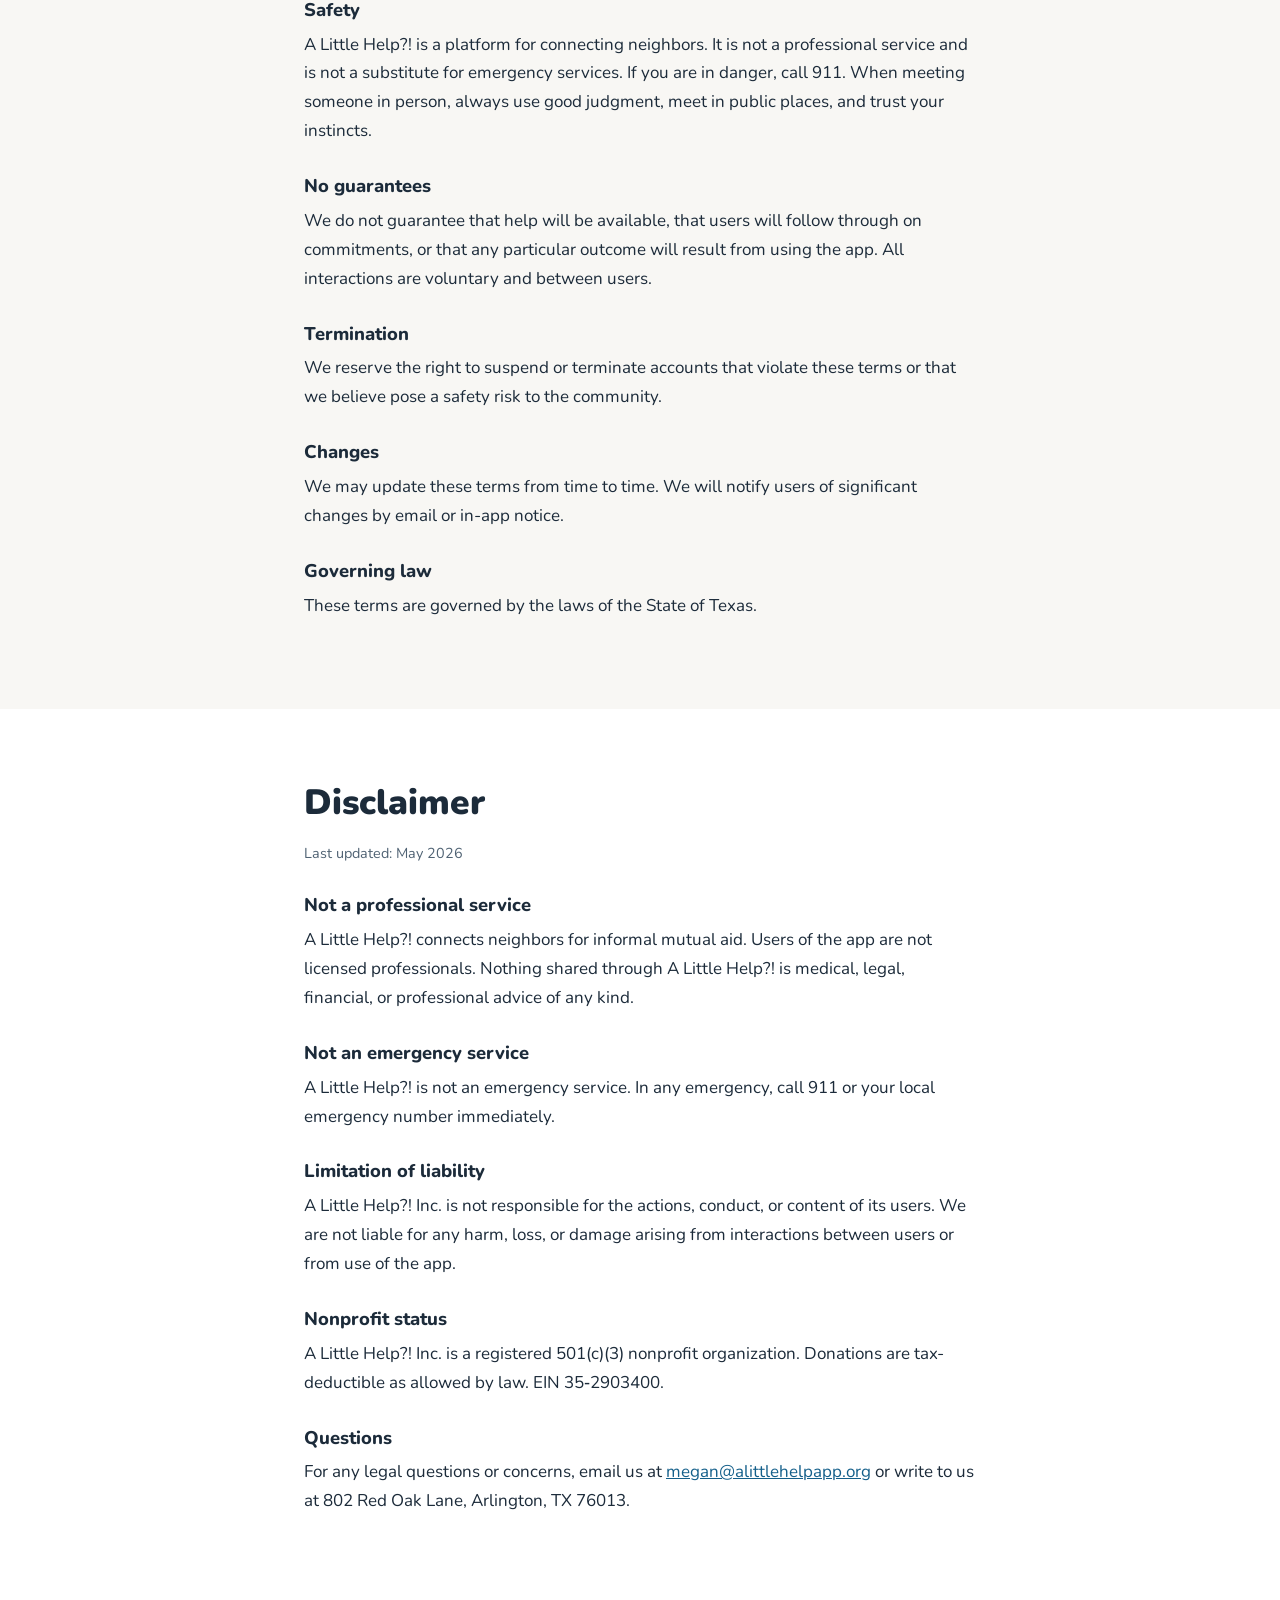
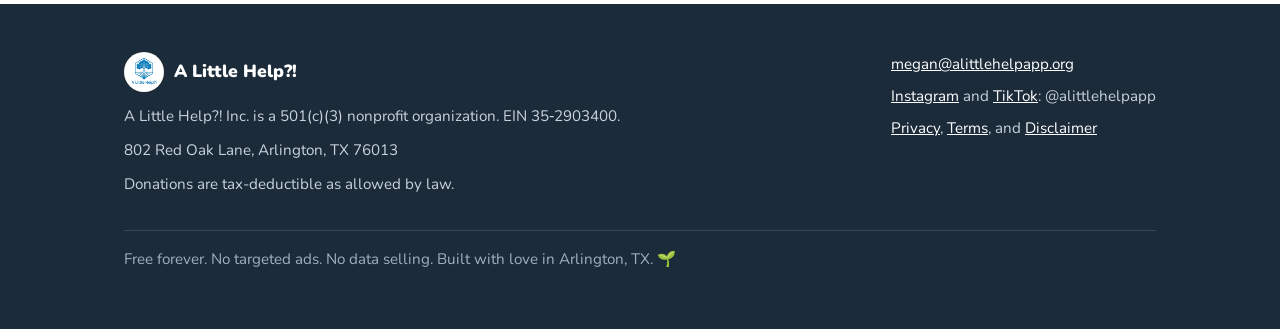
<file: privacy.html>
<!DOCTYPE html>
<html lang="en">
<head>
<meta charset="UTF-8">
<meta name="viewport" content="width=device-width, initial-scale=1.0">
<title>Privacy, terms, and disclaimer | A Little Help?!</title>
<meta name="description" content="Privacy policy, terms of service, and disclaimer for A Little Help?!, a free, privacy-first community app from a 501(c)(3) nonprofit.">
<link rel="icon" href="logo192.png">
<link rel="stylesheet" href="nunito.css">
<style>
  :root {
    --paper: #F8F7F4; --white: #ffffff; --ink: #1C2B3A; --muted: #4F6273;
    --blue: #1A7DB4; --blue-dark: #145F8A; --tint: #EDF5FA;
    --pink: #D81B80; --pink-dark: #B5146A; --line: #E4E1DA;
  }
  * { margin: 0; padding: 0; box-sizing: border-box; }
  html { scroll-behavior: smooth; }
  @media (prefers-reduced-motion: reduce) { html { scroll-behavior: auto; } }
  body { font-family: 'Nunito', system-ui, -apple-system, 'Segoe UI', sans-serif; background: var(--paper); color: var(--ink); line-height: 1.7; font-size: 1.0625rem; overflow-x: hidden; }
  img { max-width: 100%; height: auto; display: block; }
  a { color: var(--blue-dark); }
  a:focus-visible, button:focus-visible { outline: 3px solid var(--blue); outline-offset: 3px; border-radius: 4px; }

  nav { position: sticky; top: 0; z-index: 100; background: var(--white); border-bottom: 1px solid var(--line); }
  .nav-inner { max-width: 1080px; margin: 0 auto; padding: 0 24px; height: 68px; display: flex; align-items: center; justify-content: space-between; }
  .nav-logo { display: flex; align-items: center; gap: 10px; text-decoration: none; }
  .nav-logo img { height: 44px; width: 44px; object-fit: contain; }
  .nav-logo span { font-weight: 900; font-size: 1.15rem; color: var(--ink); }
  .nav-links { display: flex; align-items: center; gap: 4px; list-style: none; }
  .nav-links a { text-decoration: none; font-weight: 700; font-size: 0.95rem; color: var(--ink); padding: 8px 14px; border-radius: 8px; }
  .nav-links a:hover, .nav-links a[aria-current="page"] { color: var(--blue-dark); background: var(--tint); }
  .nav-links .nav-donate { background: var(--pink); color: var(--white); margin-left: 8px; }
  .nav-links .nav-donate:hover { background: var(--pink-dark); color: var(--white); }
  .menu-btn { display: none; background: none; border: 1px solid var(--line); border-radius: 8px; cursor: pointer; padding: 8px 12px; font: inherit; font-weight: 800; color: var(--ink); }
  @media (max-width: 800px) {
    .menu-btn { display: block; }
    .nav-links { display: none; position: absolute; top: 68px; left: 0; right: 0; background: var(--white); flex-direction: column; align-items: stretch; padding: 12px 24px 20px; border-bottom: 1px solid var(--line); }
    .nav-links.open { display: flex; }
    .nav-links .nav-donate { margin: 8px 0 0; text-align: center; }
  }

  .wrap { max-width: 1080px; margin: 0 auto; padding: 0 24px; }
  .narrow { max-width: 720px; }
  section { padding: 72px 0; }
  section[id] { scroll-margin-top: 80px; }
  section.tint { background: var(--tint); }
  section.white { background: var(--white); }
  .page-top { padding: 72px 0 40px; }
  h1 { font-size: clamp(2.2rem, 5.5vw, 3.4rem); font-weight: 900; line-height: 1.15; letter-spacing: -0.01em; margin-bottom: 18px; max-width: 18ch; }
  h2 { font-size: clamp(1.6rem, 3.6vw, 2.2rem); font-weight: 900; line-height: 1.2; margin-bottom: 18px; max-width: 24ch; }
  h3 { font-size: 1.15rem; font-weight: 800; line-height: 1.35; margin: 28px 0 8px; }
  p { margin-bottom: 16px; max-width: 68ch; }
  .lede { font-size: 1.2rem; color: var(--muted); font-weight: 600; max-width: 56ch; }
  .muted { color: var(--muted); }
  .small { font-size: 0.9rem; }

  .btn { display: inline-block; text-decoration: none; font-weight: 800; padding: 13px 26px; border-radius: 10px; background: var(--pink); color: var(--white); border: 2px solid var(--pink); }
  .btn:hover { background: var(--pink-dark); border-color: var(--pink-dark); color: var(--white); }
  .btn-quiet { background: transparent; color: var(--ink); border-color: var(--ink); }
  .btn-quiet:hover { background: var(--ink); border-color: var(--ink); color: var(--white); }
  .btns { display: flex; flex-wrap: wrap; gap: 12px; margin-top: 8px; }
  .text-link { font-weight: 800; color: var(--blue-dark); }

  .rows { border-top: 1px solid var(--line); margin: 24px 0 8px; max-width: 760px; }
  .row { display: flex; gap: 16px; padding: 18px 0; border-bottom: 1px solid var(--line); }
  .row .e { font-size: 1.5rem; line-height: 1.3; flex: 0 0 auto; width: 2rem; text-align: center; }
  .row p { margin: 0; }
  .row b { font-weight: 800; }

  .media { display: grid; grid-template-columns: minmax(0, 2fr) minmax(0, 3fr); gap: 48px; align-items: start; }
  .media.logo-left { grid-template-columns: 220px minmax(0, 1fr); }
  @media (max-width: 760px) { .media, .media.logo-left { grid-template-columns: 1fr; gap: 24px; } .media.logo-left img { width: 160px; } }
  figure { margin: 24px 0; }
  figure img { border-radius: 8px; width: 100%; }
  figcaption { font-size: 0.95rem; color: var(--muted); margin-top: 10px; }

  .callout { border-left: 4px solid var(--blue); padding: 4px 0 4px 20px; margin: 24px 0; max-width: 64ch; }
  .callout p { margin: 0; font-weight: 700; }

  footer { background: var(--ink); color: #C9D3DC; padding: 48px 0; font-size: 0.95rem; }
  footer .wrap { display: grid; grid-template-columns: minmax(0, 1fr) auto; gap: 24px 48px; align-items: start; }
  footer a { color: var(--white); }
  footer p { margin-bottom: 8px; max-width: none; }
  .foot-name { display: flex; align-items: center; gap: 10px; font-weight: 900; color: var(--white); font-size: 1.1rem; margin-bottom: 12px; }
  .foot-name img { width: 40px; height: 40px; object-fit: contain; background: var(--white); border-radius: 50%; padding: 3px; }
  .foot-links { list-style: none; }
  .foot-links li { margin-bottom: 6px; }
  .foot-promise { grid-column: 1 / -1; border-top: 1px solid #33475A; padding-top: 16px; color: #9FB0BF; }
  @media (max-width: 640px) { footer .wrap { grid-template-columns: 1fr; } }
</style>
</head>
<body>

<nav>
  <div class="nav-inner">
    <a href="index.html" class="nav-logo">
      <img src="transparentlogo.png" alt="" width="44" height="44">
      <span>A Little Help?!</span>
    </a>
    <button class="menu-btn" id="menuBtn" aria-expanded="false" aria-controls="navLinks">Menu</button>
    <ul class="nav-links" id="navLinks">
      <li><a href="how-it-works.html">How it works</a></li>
      <li><a href="story.html">Our story</a></li>
      <li><a href="support.html">Support us</a></li>
      <li><a href="https://donorbox.org/launch-fund-for-a-little-help" class="nav-donate">Donate 💙</a></li>
    </ul>
  </div>
</nav>

<main>

<section class="page-top">
  <div class="wrap narrow">
    <h1>Privacy, terms, and disclaimer</h1>
    <p class="lede">How we handle your information and how the app works, in plain language.</p>
    <p class="muted"><a class="text-link" href="#privacy">Privacy policy</a> &nbsp;|&nbsp; <a class="text-link" href="#terms">Terms of service</a> &nbsp;|&nbsp; <a class="text-link" href="#disclaimer">Disclaimer</a></p>
  </div>
</section>

<section class="white" id="privacy">
  <div class="wrap narrow">
    <h2>Privacy policy</h2>
    <p class="muted small">Last updated: November 2026</p>
    <div class="callout"><p>The short version: we collect only what we need, we never sell your data, and we never use it for advertising. Your privacy is the foundation of this app.</p></div>

    <h3>Who we are</h3>
    <p>A Little Help?! Inc. is a 501(c)(3) nonprofit organization based in Arlington, TX (EIN 35&#8209;2903400). We run a free community app that connects neighbors through small acts of kindness.</p>

    <h3>What we collect</h3>
    <p>To create an account, we collect your email address, first name, and zip code. Your first name and zip code are shown publicly in the app. Your email address is never shown publicly. We use it only to verify your account and to contact you about the app.</p>
    <p>If you add a profile photo, other users can see it. The app also stores the posts, messages, and reports you create so it can work.</p>
    <p>If you contact us through the app's support form, we keep your name, email, and message so we can reply.</p>
    <p>If you join our waitlist, we collect the details you enter on the signup form, such as your email address and zip code, so we can tell you when the app reaches your area.</p>
    <p>We do not collect your last name, phone number, home address, payment information, or any government-issued identification.</p>

    <h3>How we use your information</h3>
    <p>We use your information to run the app, verify your account, show you posts near you, and contact you about your account or the app. We do not use your information for advertising, profiling, or any commercial purpose.</p>

    <h3>Who helps us run the app</h3>
    <p>A small number of service providers run parts of the app for us. They handle your information only to provide their service to us, and never for their own purposes:</p>
    <p>Supabase (database and sign-in), Vercel (website and app hosting), and EmailOctopus (waitlist emails, only if you join the waitlist).</p>

    <h3>What we never do</h3>
    <p>We will never sell, rent, or share your personal information with third parties for commercial purposes, and we will never use your data to build advertising profiles.</p>
    <p>If we ever feature mission-aligned sponsors, it will be simple banners we place ourselves. Sponsors will never receive your information, and we won't use ad networks or tracking.</p>

    <h3>Messages</h3>
    <p>Messages between users are private. Our team may review messages in response to a safety report or a violation of our terms. Everyone is told this at signup.</p>

    <h3>Deleting your data</h3>
    <p>You can delete your account at any time from the Profile tab in the app. Deleting your account permanently erases your profile, photo, posts, messages, and notifications. This can't be undone.</p>
    <p>You can leave the waitlist at any time using the unsubscribe link in any of our emails. To have your waitlist information deleted entirely, or for any other data question, email us at <a href="mailto:megan@alittlehelpapp.org">megan@alittlehelpapp.org</a>.</p>

    <h3>If A Little Help?! ever closes</h3>
    <p>If our organization dissolves, merges, or stops running the app, we will delete your information. We will not transfer it to any other organization or company.</p>

    <h3>Children</h3>
    <p>A Little Help?! is for adults 18 and older. We do not knowingly collect information from anyone under 18. If you believe a minor has created an account, please contact us right away.</p>

    <h3>Contact</h3>
    <p>Questions about privacy? Email us at <a href="mailto:megan@alittlehelpapp.org">megan@alittlehelpapp.org</a>.</p>
  </div>
</section>

<section id="terms">
  <div class="wrap narrow">
    <h2>Terms of service</h2>
    <p class="muted small">Last updated: May 2026</p>
    <h3>Acceptance</h3>
    <p>By creating an account or using A Little Help?!, you agree to these terms. If you do not agree, please do not use the app.</p>
    <h3>Eligibility</h3>
    <p>You must be at least 18 years old to use A Little Help?!. By signing up, you confirm that you meet this requirement.</p>
    <h3>Your responsibilities</h3>
    <p>You agree to use A Little Help?! for lawful purposes only and in a way that does not harm others. You are responsible for all activity on your account. You agree not to post content that is illegal, threatening, harassing, abusive, or discriminatory.</p>
    <h3>Safety</h3>
    <p>A Little Help?! is a platform for connecting neighbors. It is not a professional service and is not a substitute for emergency services. If you are in danger, call 911. When meeting someone in person, always use good judgment, meet in public places, and trust your instincts.</p>
    <h3>No guarantees</h3>
    <p>We do not guarantee that help will be available, that users will follow through on commitments, or that any particular outcome will result from using the app. All interactions are voluntary and between users.</p>
    <h3>Termination</h3>
    <p>We reserve the right to suspend or terminate accounts that violate these terms or that we believe pose a safety risk to the community.</p>
    <h3>Changes</h3>
    <p>We may update these terms from time to time. We will notify users of significant changes by email or in-app notice.</p>
    <h3>Governing law</h3>
    <p>These terms are governed by the laws of the State of Texas.</p>
  </div>
</section>

<section class="white" id="disclaimer">
  <div class="wrap narrow">
    <h2>Disclaimer</h2>
    <p class="muted small">Last updated: May 2026</p>
    <h3>Not a professional service</h3>
    <p>A Little Help?! connects neighbors for informal mutual aid. Users of the app are not licensed professionals. Nothing shared through A Little Help?! is medical, legal, financial, or professional advice of any kind.</p>
    <h3>Not an emergency service</h3>
    <p>A Little Help?! is not an emergency service. In any emergency, call 911 or your local emergency number immediately.</p>
    <h3>Limitation of liability</h3>
    <p>A Little Help?! Inc. is not responsible for the actions, conduct, or content of its users. We are not liable for any harm, loss, or damage arising from interactions between users or from use of the app.</p>
    <h3>Nonprofit status</h3>
    <p>A Little Help?! Inc. is a registered 501(c)(3) nonprofit organization. Donations are tax-deductible as allowed by law. EIN 35&#8209;2903400.</p>
    <h3>Questions</h3>
    <p>For any legal questions or concerns, email us at <a href="mailto:megan@alittlehelpapp.org">megan@alittlehelpapp.org</a> or write to us at 802 Red Oak Lane, Arlington, TX 76013.</p>
  </div>
</section>

</main>

<footer>
  <div class="wrap">
    <div>
      <div class="foot-name"><img src="transparentlogo.png" alt="" width="40" height="40">A Little Help?!</div>
      <p>A Little Help?! Inc. is a 501(c)(3) nonprofit organization. EIN 35&#8209;2903400.</p>
      <p>802 Red Oak Lane, Arlington, TX 76013</p>
      <p>Donations are tax-deductible as allowed by law.</p>
    </div>
    <ul class="foot-links">
      <li><a href="mailto:megan@alittlehelpapp.org">megan@alittlehelpapp.org</a></li>
      <li><a href="https://instagram.com/alittlehelpapp">Instagram</a> and <a href="https://tiktok.com/@alittlehelpapp">TikTok</a>: @alittlehelpapp</li>
      <li><a href="privacy.html#privacy">Privacy</a>, <a href="privacy.html#terms">Terms</a>, and <a href="privacy.html#disclaimer">Disclaimer</a></li>
    </ul>
    <p class="foot-promise">Free forever. No targeted ads. No data selling. Built with love in Arlington, TX. 🌱</p>
  </div>
</footer>

<script>
  var btn = document.getElementById('menuBtn'), links = document.getElementById('navLinks');
  btn.addEventListener('click', function () {
    var open = links.classList.toggle('open');
    btn.setAttribute('aria-expanded', open ? 'true' : 'false');
  });
</script>
</body>
</html>
</file>
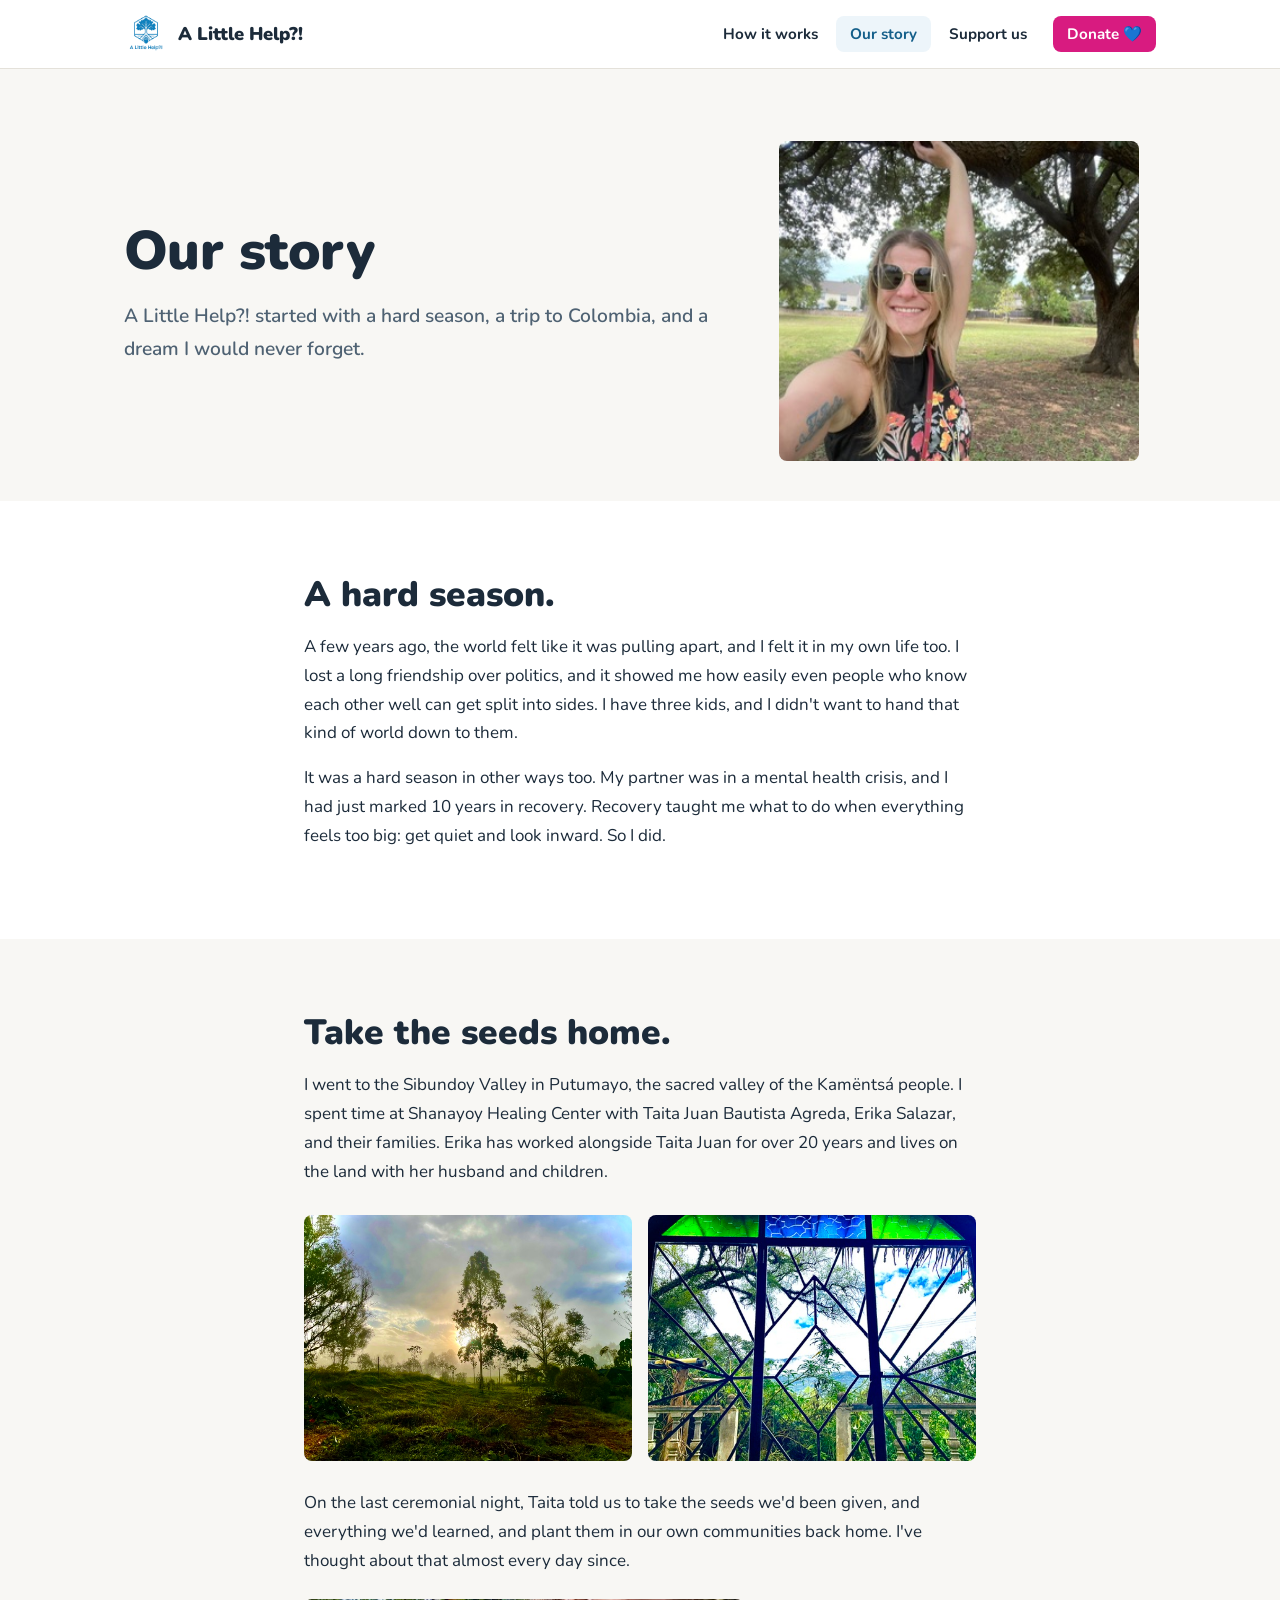
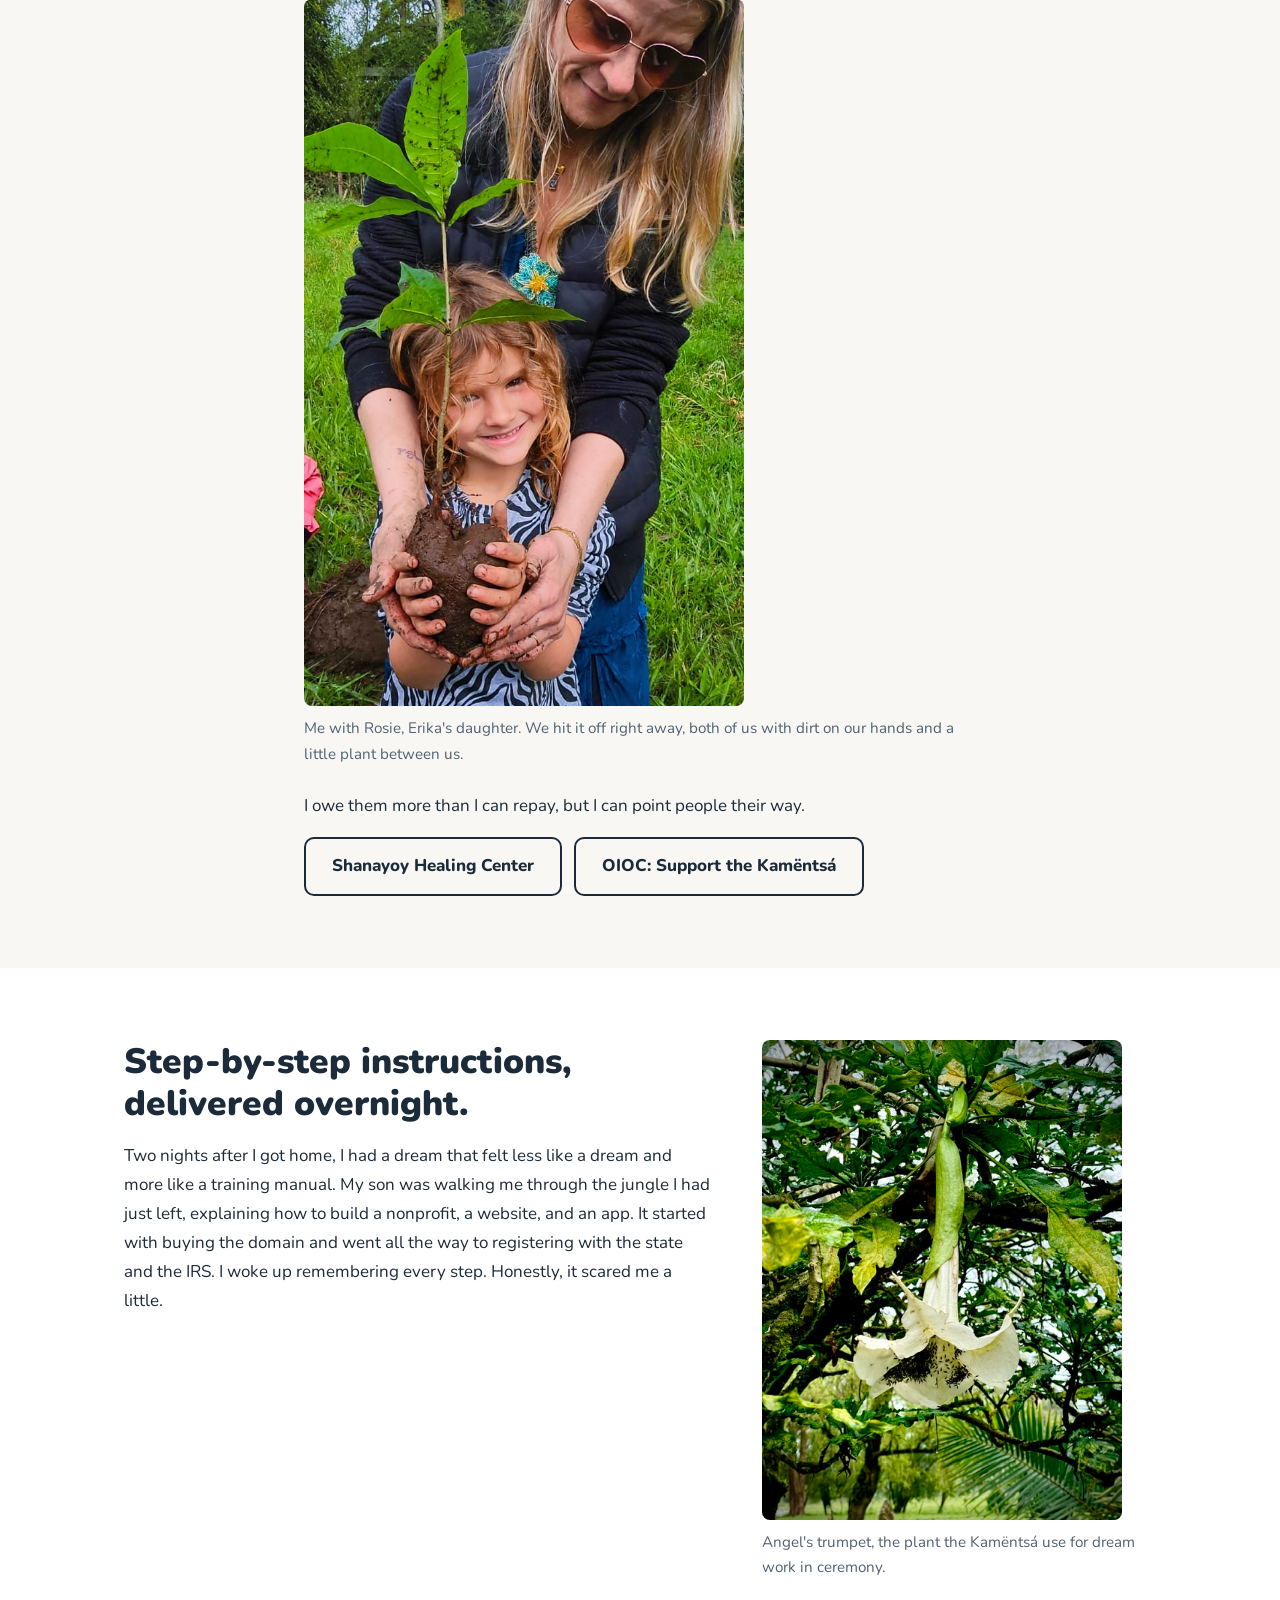
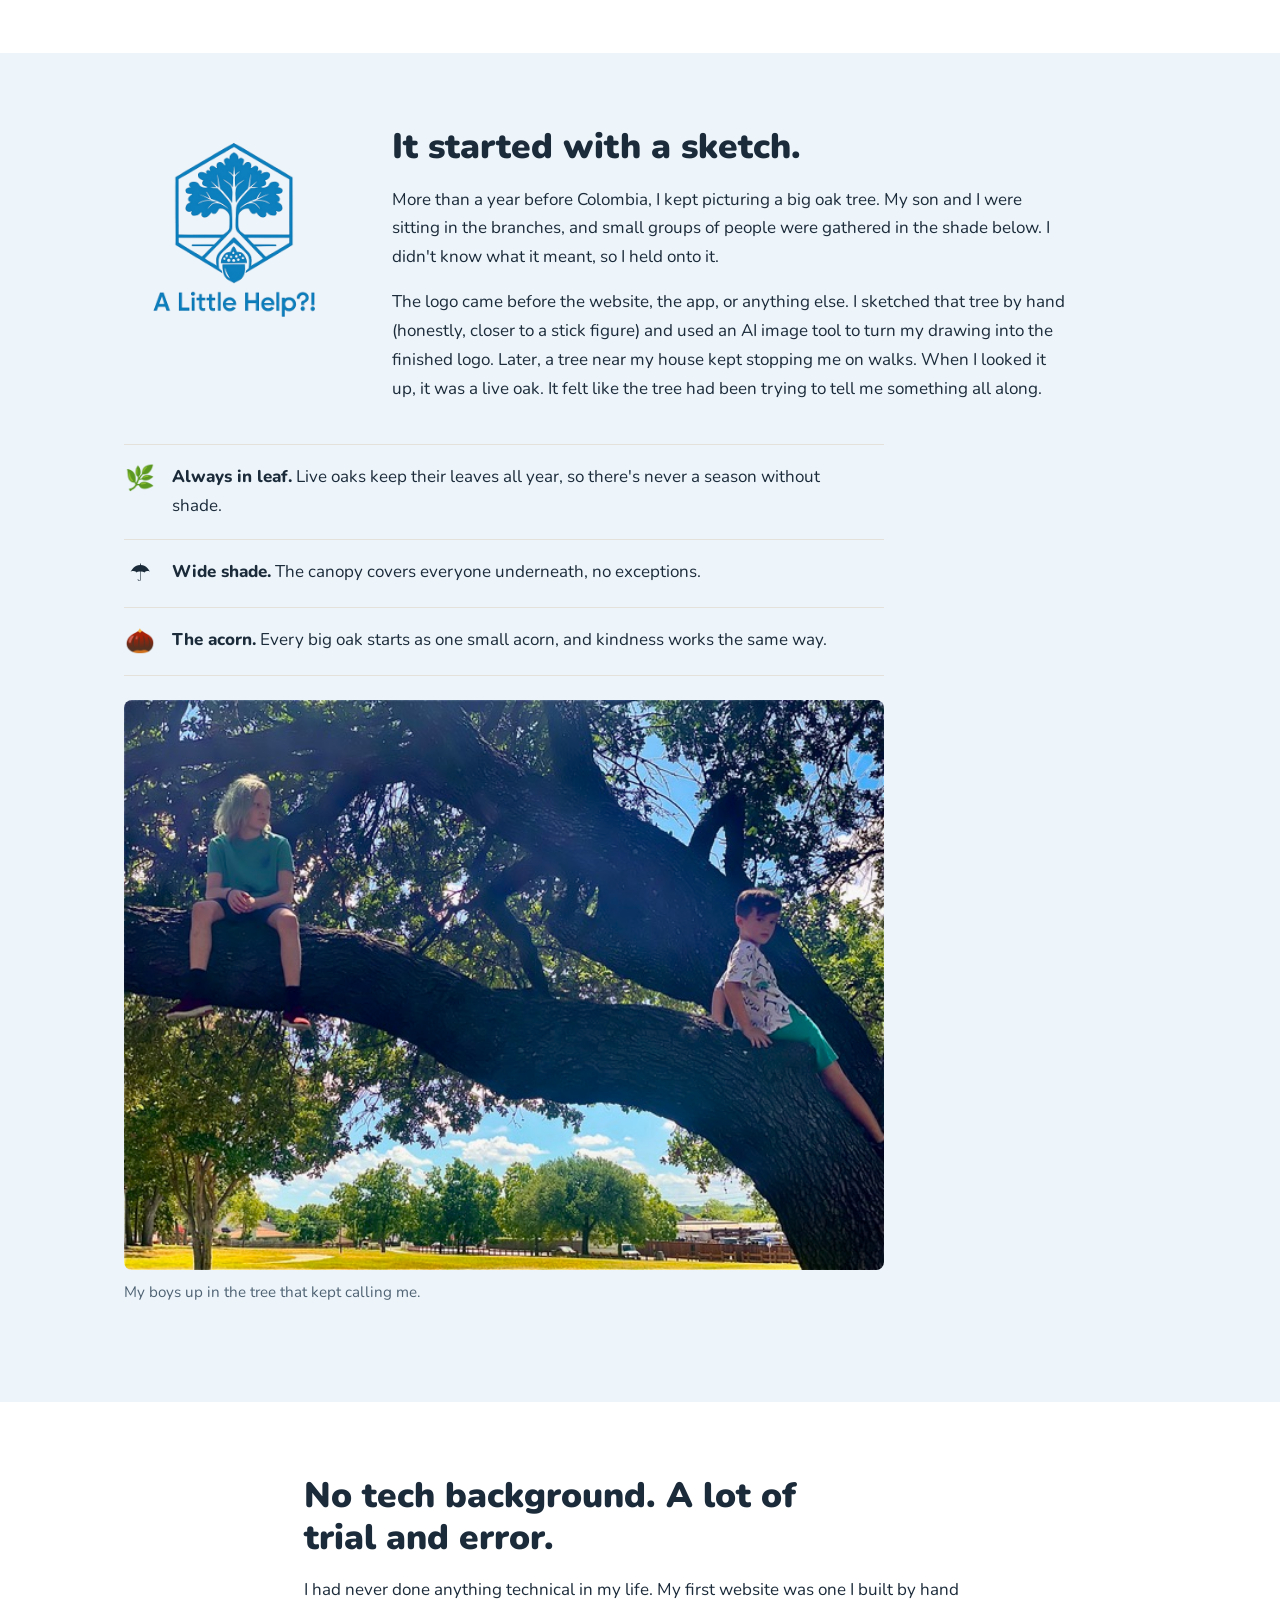
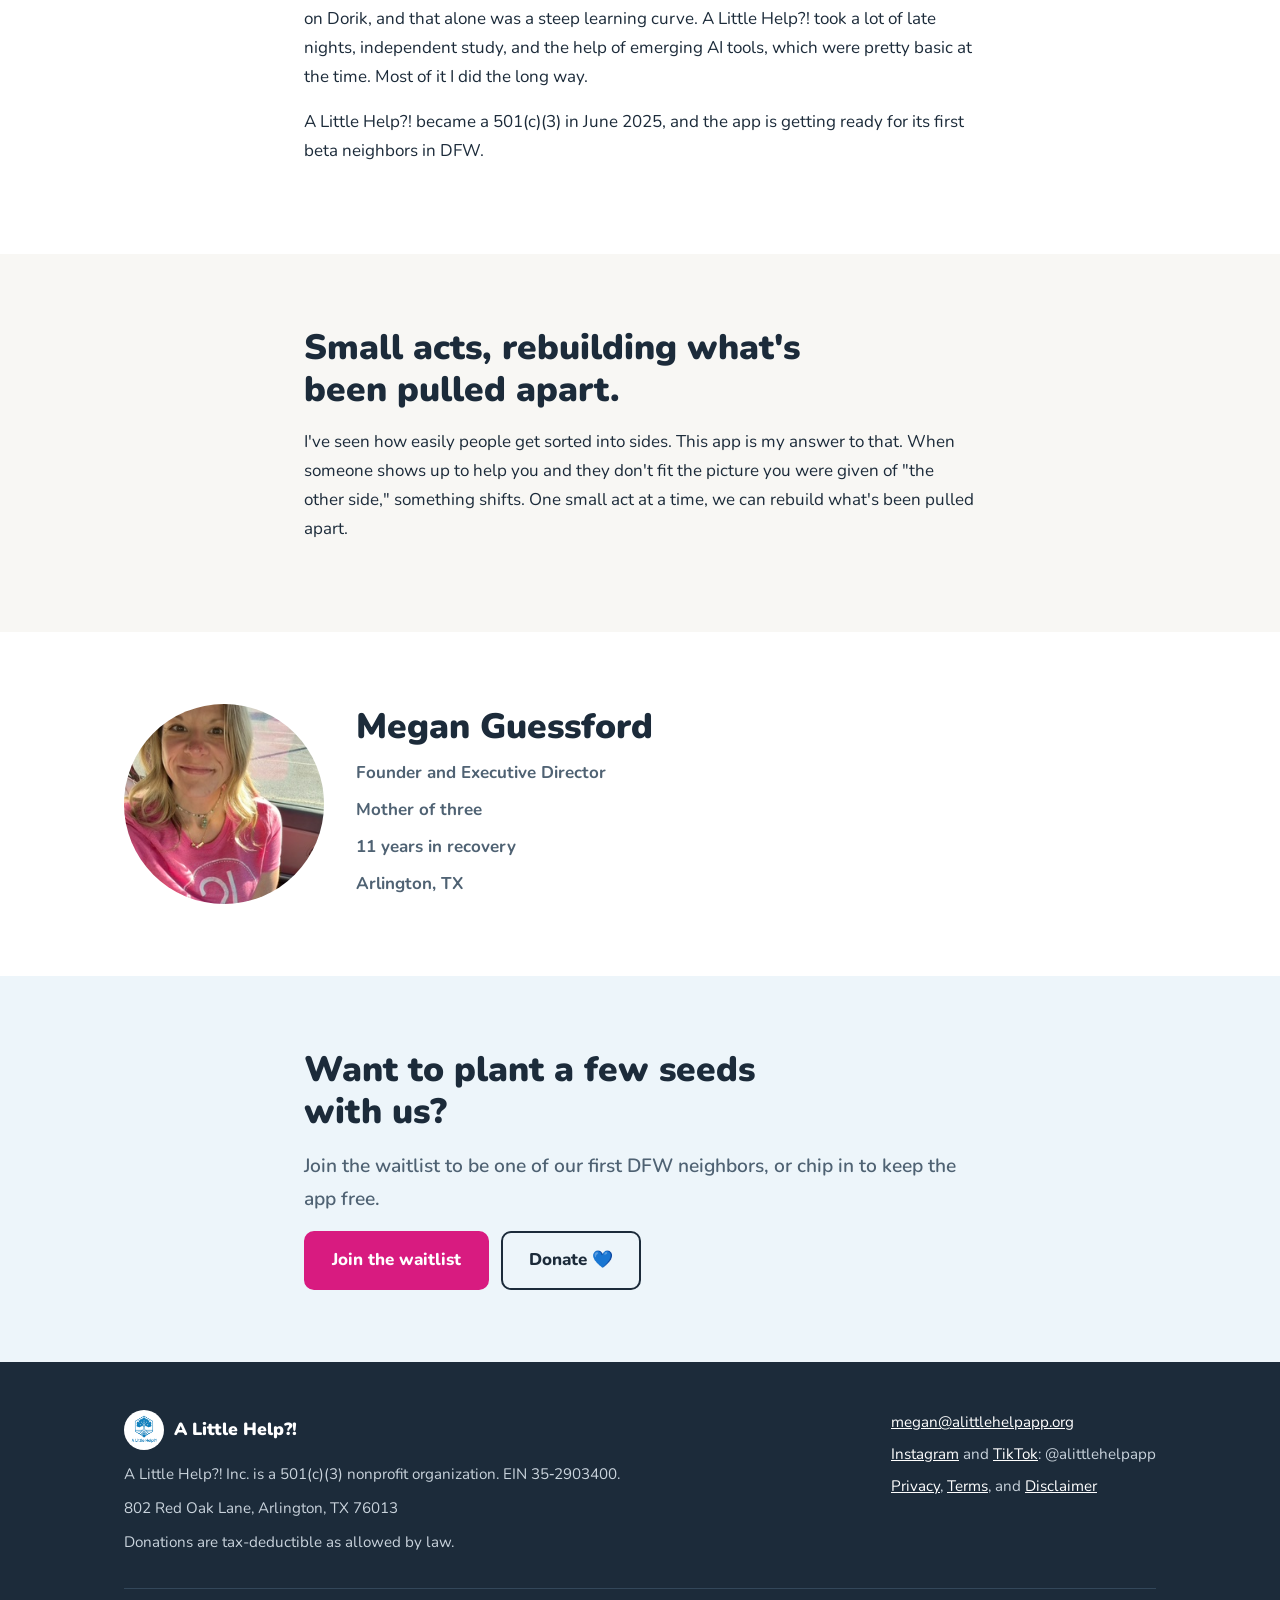
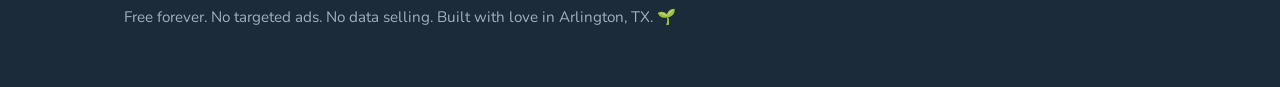
<file: story.html>
<!DOCTYPE html>
<html lang="en">
<head>
<meta charset="UTF-8">
<meta name="viewport" content="width=device-width, initial-scale=1.0">
<title>Our story | A Little Help?!</title>
<meta name="description" content="How A Little Help?! began: a hard season, a trip to Colombia, a dream, and a live oak. The story behind a free, privacy-first neighbor help app.">
<link rel="icon" href="logo192.png">
<link rel="stylesheet" href="nunito.css">
<style>
  :root {
    --paper: #F8F7F4; --white: #ffffff; --ink: #1C2B3A; --muted: #4F6273;
    --blue: #1A7DB4; --blue-dark: #145F8A; --tint: #EDF5FA;
    --pink: #D81B80; --pink-dark: #B5146A; --line: #E4E1DA;
  }
  * { margin: 0; padding: 0; box-sizing: border-box; }
  html { scroll-behavior: smooth; }
  @media (prefers-reduced-motion: reduce) { html { scroll-behavior: auto; } }
  body { font-family: 'Nunito', system-ui, -apple-system, 'Segoe UI', sans-serif; background: var(--paper); color: var(--ink); line-height: 1.7; font-size: 1.0625rem; overflow-x: hidden; }
  img { max-width: 100%; height: auto; display: block; }
  a { color: var(--blue-dark); }
  a:focus-visible, button:focus-visible { outline: 3px solid var(--blue); outline-offset: 3px; border-radius: 4px; }

  nav { position: sticky; top: 0; z-index: 100; background: var(--white); border-bottom: 1px solid var(--line); }
  .nav-inner { max-width: 1080px; margin: 0 auto; padding: 0 24px; height: 68px; display: flex; align-items: center; justify-content: space-between; }
  .nav-logo { display: flex; align-items: center; gap: 10px; text-decoration: none; }
  .nav-logo img { height: 44px; width: 44px; object-fit: contain; }
  .nav-logo span { font-weight: 900; font-size: 1.15rem; color: var(--ink); }
  .nav-links { display: flex; align-items: center; gap: 4px; list-style: none; }
  .nav-links a { text-decoration: none; font-weight: 700; font-size: 0.95rem; color: var(--ink); padding: 8px 14px; border-radius: 8px; }
  .nav-links a:hover, .nav-links a[aria-current="page"] { color: var(--blue-dark); background: var(--tint); }
  .nav-links .nav-donate { background: var(--pink); color: var(--white); margin-left: 8px; }
  .nav-links .nav-donate:hover { background: var(--pink-dark); color: var(--white); }
  .menu-btn { display: none; background: none; border: 1px solid var(--line); border-radius: 8px; cursor: pointer; padding: 8px 12px; font: inherit; font-weight: 800; color: var(--ink); }
  @media (max-width: 800px) {
    .menu-btn { display: block; }
    .nav-links { display: none; position: absolute; top: 68px; left: 0; right: 0; background: var(--white); flex-direction: column; align-items: stretch; padding: 12px 24px 20px; border-bottom: 1px solid var(--line); }
    .nav-links.open { display: flex; }
    .nav-links .nav-donate { margin: 8px 0 0; text-align: center; }
  }

  .wrap { max-width: 1080px; margin: 0 auto; padding: 0 24px; }
  .narrow { max-width: 720px; }
  section { padding: 72px 0; }
  section[id] { scroll-margin-top: 80px; }
  section.tint { background: var(--tint); }
  section.white { background: var(--white); }
  .page-top { padding: 72px 0 40px; }
  h1 { font-size: clamp(2.2rem, 5.5vw, 3.4rem); font-weight: 900; line-height: 1.15; letter-spacing: -0.01em; margin-bottom: 18px; max-width: 18ch; }
  h2 { font-size: clamp(1.6rem, 3.6vw, 2.2rem); font-weight: 900; line-height: 1.2; margin-bottom: 18px; max-width: 24ch; }
  h3 { font-size: 1.15rem; font-weight: 800; line-height: 1.35; margin: 28px 0 8px; }
  p { margin-bottom: 16px; max-width: 68ch; }
  .lede { font-size: 1.2rem; color: var(--muted); font-weight: 600; max-width: 56ch; }
  .muted { color: var(--muted); }
  .small { font-size: 0.9rem; }

  .btn { display: inline-block; text-decoration: none; font-weight: 800; padding: 13px 26px; border-radius: 10px; background: var(--pink); color: var(--white); border: 2px solid var(--pink); }
  .btn:hover { background: var(--pink-dark); border-color: var(--pink-dark); color: var(--white); }
  .btn-quiet { background: transparent; color: var(--ink); border-color: var(--ink); }
  .btn-quiet:hover { background: var(--ink); border-color: var(--ink); color: var(--white); }
  .btns { display: flex; flex-wrap: wrap; gap: 12px; margin-top: 8px; }
  .text-link { font-weight: 800; color: var(--blue-dark); }

  .rows { border-top: 1px solid var(--line); margin: 24px 0 8px; max-width: 760px; }
  .row { display: flex; gap: 16px; padding: 18px 0; border-bottom: 1px solid var(--line); }
  .row .e { font-size: 1.5rem; line-height: 1.3; flex: 0 0 auto; width: 2rem; text-align: center; }
  .row p { margin: 0; }
  .row b { font-weight: 800; }

  .media { display: grid; grid-template-columns: minmax(0, 2fr) minmax(0, 3fr); gap: 48px; align-items: start; }
  .media.logo-left { grid-template-columns: 220px minmax(0, 1fr); }
  @media (max-width: 760px) { .media, .media.logo-left { grid-template-columns: 1fr; gap: 24px; } .media.logo-left img { width: 160px; } }
  figure { margin: 24px 0; }
  figure img { border-radius: 8px; width: 100%; }
  figcaption { font-size: 0.95rem; color: var(--muted); margin-top: 10px; }

  .callout { border-left: 4px solid var(--blue); padding: 4px 0 4px 20px; margin: 24px 0; max-width: 64ch; }
  .callout p { margin: 0; font-weight: 700; }

  footer { background: var(--ink); color: #C9D3DC; padding: 48px 0; font-size: 0.95rem; }
  footer .wrap { display: grid; grid-template-columns: minmax(0, 1fr) auto; gap: 24px 48px; align-items: start; }
  footer a { color: var(--white); }
  footer p { margin-bottom: 8px; max-width: none; }
  .foot-name { display: flex; align-items: center; gap: 10px; font-weight: 900; color: var(--white); font-size: 1.1rem; margin-bottom: 12px; }
  .foot-name img { width: 40px; height: 40px; object-fit: contain; background: var(--white); border-radius: 50%; padding: 3px; }
  .foot-links { list-style: none; }
  .foot-links li { margin-bottom: 6px; }
  .foot-promise { grid-column: 1 / -1; border-top: 1px solid #33475A; padding-top: 16px; color: #9FB0BF; }
  @media (max-width: 640px) { footer .wrap { grid-template-columns: 1fr; } }

  .story-top .wrap { display: grid; grid-template-columns: minmax(0, 3fr) minmax(0, 2fr); gap: 48px; align-items: center; }
  .story-top img { border-radius: 8px; }
  @media (max-width: 760px) { .story-top .wrap { grid-template-columns: 1fr; gap: 28px; } }
  .chapter { max-width: 720px; }
  .pair { display: grid; grid-template-columns: repeat(2, minmax(0, 1fr)); gap: 16px; margin: 28px 0; }
  .pair img { border-radius: 8px; aspect-ratio: 4 / 3; object-fit: cover; width: 100%; }
  @media (max-width: 560px) { .pair { grid-template-columns: 1fr; } }
  .links { display: flex; flex-wrap: wrap; gap: 12px; margin-top: 8px; }
  .quote { font-size: clamp(1.2rem, 2.4vw, 1.45rem); font-weight: 800; line-height: 1.5; border-left: 4px solid var(--pink); padding-left: 20px; margin: 24px 0; max-width: 46ch; }
  .tree-logo { width: 220px; }
  .media.dream { grid-template-columns: minmax(0, 3fr) minmax(0, 2fr); }
  .media.dream img { max-width: 360px; border-radius: 8px; }
  .portrait img { max-width: 440px; }
  .wide-photo { max-width: 760px; }
  .story-top img { max-width: 360px; justify-self: center; }
  .founder { display: grid; grid-template-columns: 200px minmax(0, 1fr); gap: 32px; align-items: center; max-width: 760px; }
  .founder img { border-radius: 50%; aspect-ratio: 1; object-fit: cover; object-position: 50% 0%; width: 200px; }
  .founder h2 { margin-bottom: 6px; }
  .founder ul { list-style: none; margin-top: 8px; }
  .founder li { padding: 4px 0; font-weight: 700; color: var(--muted); }
  @media (max-width: 640px) { .founder { grid-template-columns: 1fr; } .founder img { width: 160px; } }
</style>
</head>
<body>

<nav>
  <div class="nav-inner">
    <a href="index.html" class="nav-logo">
      <img src="transparentlogo.png" alt="" width="44" height="44">
      <span>A Little Help?!</span>
    </a>
    <button class="menu-btn" id="menuBtn" aria-expanded="false" aria-controls="navLinks">Menu</button>
    <ul class="nav-links" id="navLinks">
      <li><a href="how-it-works.html">How it works</a></li>
      <li><a href="story.html" aria-current="page">Our story</a></li>
      <li><a href="support.html">Support us</a></li>
      <li><a href="https://donorbox.org/launch-fund-for-a-little-help" class="nav-donate">Donate 💙</a></li>
    </ul>
  </div>
</nav>

<main>

<section class="page-top story-top">
  <div class="wrap">
    <div>
      <h1>Our story</h1>
      <p class="lede">A Little Help?! started with a hard season, a trip to Colombia, and a dream I would never forget.</p>
    </div>
    <img src="founderimage.jpeg" alt="Megan Guessford, founder of A Little Help?!" width="480" height="480">
  </div>
</section>

<section class="white">
  <div class="wrap chapter">
    <h2>A hard season.</h2>
    <p>A few years ago, the world felt like it was pulling apart, and I felt it in my own life too. I lost a long friendship over politics, and it showed me how easily even people who know each other well can get split into sides. I have three kids, and I didn't want to hand that kind of world down to them.</p>
    <p>It was a hard season in other ways too. My partner was in a mental health crisis, and I had just marked 10 years in recovery. Recovery taught me what to do when everything feels too big: get quiet and look inward. So I did.</p>
  </div>
</section>

<section>
  <div class="wrap chapter">
    <h2>Take the seeds home.</h2>
    <p>I went to the Sibundoy Valley in Putumayo, the sacred valley of the Kamëntsá people. I spent time at Shanayoy Healing Center with Taita Juan Bautista Agreda, Erika Salazar, and their families. Erika has worked alongside Taita Juan for over 20 years and lives on the land with her husband and children.</p>
    <div class="pair">
      <img src="colombiafog.jpeg" alt="Misty morning in the Sibundoy Valley, Colombia" loading="lazy">
      <img src="malokaview.jpeg" alt="View from inside the maloka at Shanayoy Healing Center" loading="lazy">
    </div>
    <p>On the last ceremonial night, Taita told us to take the seeds we'd been given, and everything we'd learned, and plant them in our own communities back home. I've thought about that almost every day since.</p>
    <figure class="portrait">
      <img src="rosieandme.jpg" alt="Megan and Rosie in Colombia, holding a small plant" loading="lazy">
      <figcaption>Me with Rosie, Erika's daughter. We hit it off right away, both of us with dirt on our hands and a little plant between us.</figcaption>
    </figure>
    <p>I owe them more than I can repay, but I can point people their way.</p>
    <div class="links">
      <a class="btn btn-quiet" href="https://www.shanayoy.org">Shanayoy Healing Center</a>
      <a class="btn btn-quiet" href="https://www.oioc.co">OIOC: Support the Kamëntsá</a>
    </div>
  </div>
</section>

<section class="white">
  <div class="wrap">
    <div class="media dream">
    <div>
    <h2>Step-by-step instructions, delivered overnight.</h2>
    <p>Two nights after I got home, I had a dream that felt less like a dream and more like a training manual. My son was walking me through the jungle I had just left, explaining how to build a nonprofit, a website, and an app. It started with buying the domain and went all the way to registering with the state and the IRS. I woke up remembering every step. Honestly, it scared me a little.</p>
    </div>
    <figure style="margin:0">
      <img src="tumpetflower.jpeg" alt="Angel's trumpet flower hanging from a tree in the Sibundoy Valley" width="480" height="640" loading="lazy">
      <figcaption>Angel's trumpet, the plant the Kamëntsá use for dream work in ceremony.</figcaption>
    </figure>
    </div>
  </div>
</section>

<section class="tint">
  <div class="wrap">
    <div class="media logo-left">
      <img class="tree-logo" src="transparentlogo.png" alt="A Little Help?! live oak logo" width="220" height="220" loading="lazy">
      <div>
        <h2>It started with a sketch.</h2>
        <p>More than a year before Colombia, I kept picturing a big oak tree. My son and I were sitting in the branches, and small groups of people were gathered in the shade below. I didn't know what it meant, so I held onto it.</p>
        <p>The logo came before the website, the app, or anything else. I sketched that tree by hand (honestly, closer to a stick figure) and used an AI image tool to turn my drawing into the finished logo. Later, a tree near my house kept stopping me on walks. When I looked it up, it was a live oak. It felt like the tree had been trying to tell me something all along.</p>
      </div>
    </div>
    <div class="rows">
      <div class="row"><span class="e" aria-hidden="true">🌿</span><p><b>Always in leaf.</b> Live oaks keep their leaves all year, so there's never a season without shade.</p></div>
      <div class="row"><span class="e" aria-hidden="true">☂️</span><p><b>Wide shade.</b> The canopy covers everyone underneath, no exceptions.</p></div>
      <div class="row"><span class="e" aria-hidden="true">🌰</span><p><b>The acorn.</b> Every big oak starts as one small acorn, and kindness works the same way.</p></div>
    </div>
    <figure class="wide-photo">
      <img src="boysintree.jpeg" alt="Megan's sons sitting in the branches of the live oak" loading="lazy">
      <figcaption>My boys up in the tree that kept calling me.</figcaption>
    </figure>
  </div>
</section>

<section class="white">
  <div class="wrap chapter">
    <h2>No tech background. A lot of trial and error.</h2>
    <p>I had never done anything technical in my life. My first website was one I built by hand on Dorik, and that alone was a steep learning curve. A Little Help?! took a lot of late nights, independent study, and the help of emerging AI tools, which were pretty basic at the time. Most of it I did the long way.</p>
    <p>A Little Help?! became a 501(c)(3) in June 2025, and the app is getting ready for its first beta neighbors in DFW.</p>
  </div>
</section>

<section>
  <div class="wrap chapter">
    <h2>Small acts, rebuilding what's been pulled apart.</h2>
    <p>I've seen how easily people get sorted into sides. This app is my answer to that. When someone shows up to help you and they don't fit the picture you were given of "the other side," something shifts. One small act at a time, we can rebuild what's been pulled apart.</p>
  </div>
</section>

<section class="white">
  <div class="wrap">
    <div class="founder">
      <img src="founderimage2.jpeg" alt="Megan Guessford" width="200" height="200">
      <div>
        <h2>Megan Guessford</h2>
        <ul>
          <li>Founder and Executive Director</li>
          <li>Mother of three</li>
          <li>11 years in recovery</li>
          <li>Arlington, TX</li>
        </ul>
      </div>
    </div>
  </div>
</section>

<section class="tint">
  <div class="wrap narrow">
    <h2>Want to plant a few seeds with us?</h2>
    <p class="lede">Join the waitlist to be one of our first DFW neighbors, or chip in to keep the app free.</p>
    <div class="btns"><a class="btn" href="https://alittlehelp.eo.page">Join the waitlist</a><a class="btn btn-quiet" href="https://donorbox.org/launch-fund-for-a-little-help">Donate 💙</a></div>
  </div>
</section>

</main>

<footer>
  <div class="wrap">
    <div>
      <div class="foot-name"><img src="transparentlogo.png" alt="" width="40" height="40">A Little Help?!</div>
      <p>A Little Help?! Inc. is a 501(c)(3) nonprofit organization. EIN 35&#8209;2903400.</p>
      <p>802 Red Oak Lane, Arlington, TX 76013</p>
      <p>Donations are tax-deductible as allowed by law.</p>
    </div>
    <ul class="foot-links">
      <li><a href="mailto:megan@alittlehelpapp.org">megan@alittlehelpapp.org</a></li>
      <li><a href="https://instagram.com/alittlehelpapp">Instagram</a> and <a href="https://tiktok.com/@alittlehelpapp">TikTok</a>: @alittlehelpapp</li>
      <li><a href="privacy.html#privacy">Privacy</a>, <a href="privacy.html#terms">Terms</a>, and <a href="privacy.html#disclaimer">Disclaimer</a></li>
    </ul>
    <p class="foot-promise">Free forever. No targeted ads. No data selling. Built with love in Arlington, TX. 🌱</p>
  </div>
</footer>

<script>
  var btn = document.getElementById('menuBtn'), links = document.getElementById('navLinks');
  btn.addEventListener('click', function () {
    var open = links.classList.toggle('open');
    btn.setAttribute('aria-expanded', open ? 'true' : 'false');
  });
</script>
</body>
</html>
</file>
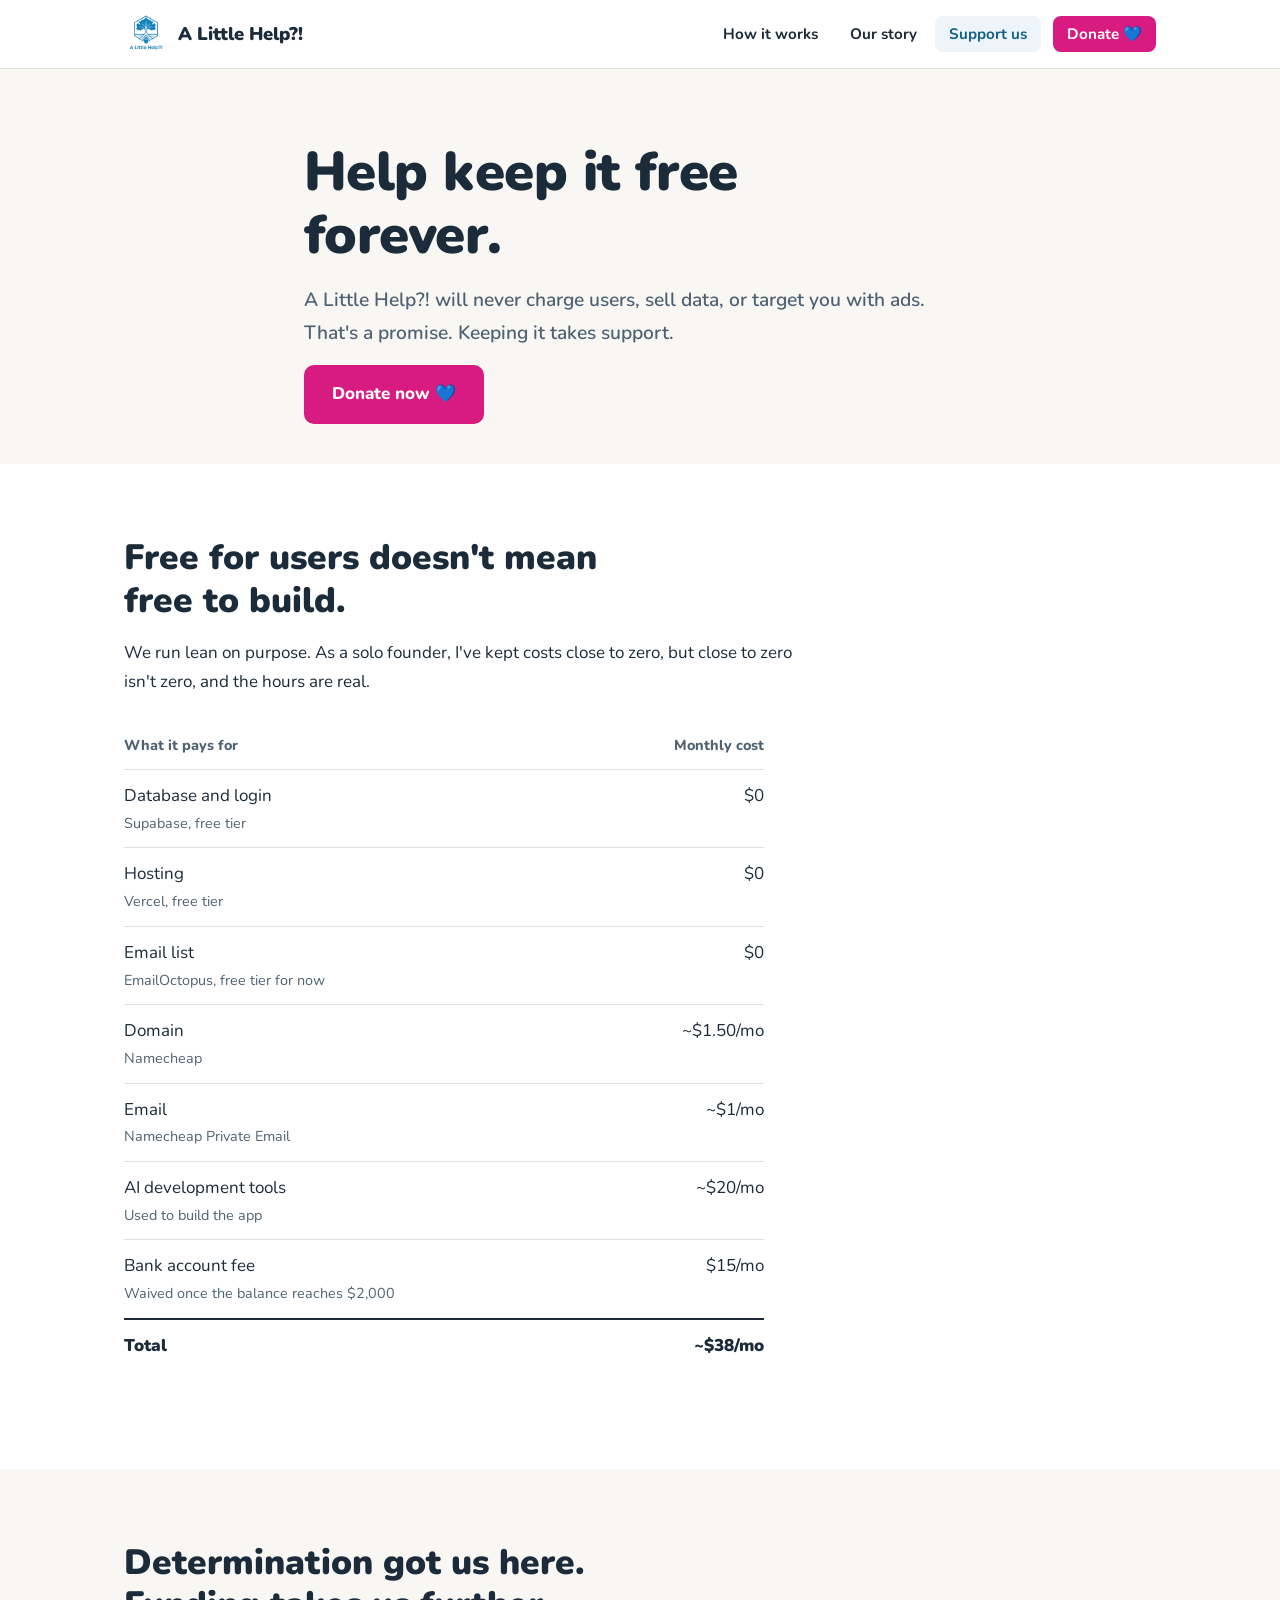
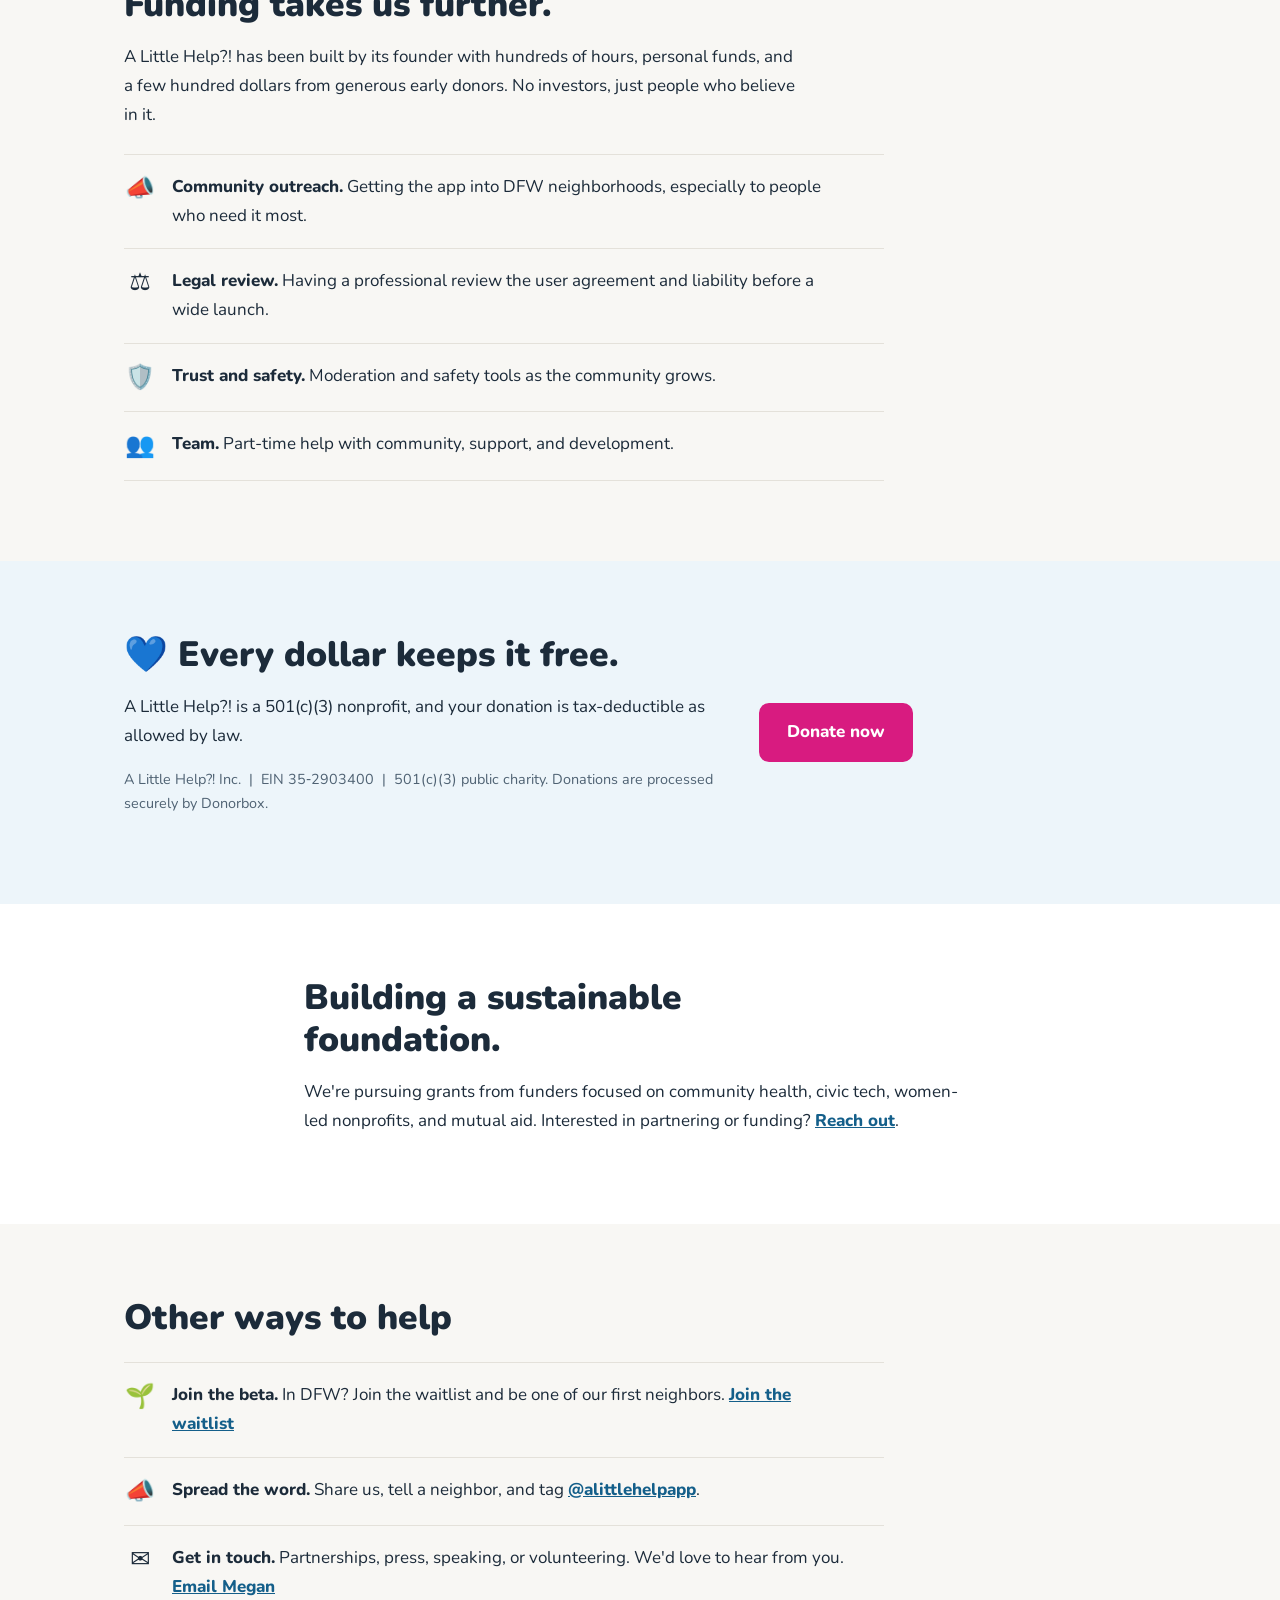
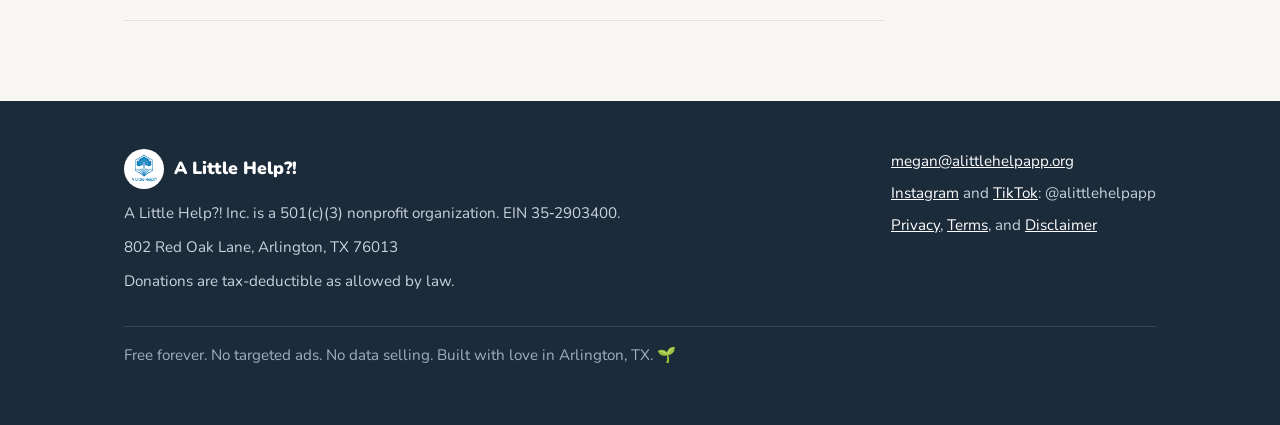
<file: support.html>
<!DOCTYPE html>
<html lang="en">
<head>
<meta charset="UTF-8">
<meta name="viewport" content="width=device-width, initial-scale=1.0">
<title>Support us | A Little Help?!</title>
<meta name="description" content="Support A Little Help?!, a 501(c)(3) nonprofit keeping a neighbor-to-neighbor help app free forever. Donations are tax-deductible.">
<link rel="icon" href="logo192.png">
<link rel="stylesheet" href="nunito.css">
<style>
  :root {
    --paper: #F8F7F4; --white: #ffffff; --ink: #1C2B3A; --muted: #4F6273;
    --blue: #1A7DB4; --blue-dark: #145F8A; --tint: #EDF5FA;
    --pink: #D81B80; --pink-dark: #B5146A; --line: #E4E1DA;
  }
  * { margin: 0; padding: 0; box-sizing: border-box; }
  html { scroll-behavior: smooth; }
  @media (prefers-reduced-motion: reduce) { html { scroll-behavior: auto; } }
  body { font-family: 'Nunito', system-ui, -apple-system, 'Segoe UI', sans-serif; background: var(--paper); color: var(--ink); line-height: 1.7; font-size: 1.0625rem; overflow-x: hidden; }
  img { max-width: 100%; height: auto; display: block; }
  a { color: var(--blue-dark); }
  a:focus-visible, button:focus-visible { outline: 3px solid var(--blue); outline-offset: 3px; border-radius: 4px; }

  nav { position: sticky; top: 0; z-index: 100; background: var(--white); border-bottom: 1px solid var(--line); }
  .nav-inner { max-width: 1080px; margin: 0 auto; padding: 0 24px; height: 68px; display: flex; align-items: center; justify-content: space-between; }
  .nav-logo { display: flex; align-items: center; gap: 10px; text-decoration: none; }
  .nav-logo img { height: 44px; width: 44px; object-fit: contain; }
  .nav-logo span { font-weight: 900; font-size: 1.15rem; color: var(--ink); }
  .nav-links { display: flex; align-items: center; gap: 4px; list-style: none; }
  .nav-links a { text-decoration: none; font-weight: 700; font-size: 0.95rem; color: var(--ink); padding: 8px 14px; border-radius: 8px; }
  .nav-links a:hover, .nav-links a[aria-current="page"] { color: var(--blue-dark); background: var(--tint); }
  .nav-links .nav-donate { background: var(--pink); color: var(--white); margin-left: 8px; }
  .nav-links .nav-donate:hover { background: var(--pink-dark); color: var(--white); }
  .menu-btn { display: none; background: none; border: 1px solid var(--line); border-radius: 8px; cursor: pointer; padding: 8px 12px; font: inherit; font-weight: 800; color: var(--ink); }
  @media (max-width: 800px) {
    .menu-btn { display: block; }
    .nav-links { display: none; position: absolute; top: 68px; left: 0; right: 0; background: var(--white); flex-direction: column; align-items: stretch; padding: 12px 24px 20px; border-bottom: 1px solid var(--line); }
    .nav-links.open { display: flex; }
    .nav-links .nav-donate { margin: 8px 0 0; text-align: center; }
  }

  .wrap { max-width: 1080px; margin: 0 auto; padding: 0 24px; }
  .narrow { max-width: 720px; }
  section { padding: 72px 0; }
  section[id] { scroll-margin-top: 80px; }
  section.tint { background: var(--tint); }
  section.white { background: var(--white); }
  .page-top { padding: 72px 0 40px; }
  h1 { font-size: clamp(2.2rem, 5.5vw, 3.4rem); font-weight: 900; line-height: 1.15; letter-spacing: -0.01em; margin-bottom: 18px; max-width: 18ch; }
  h2 { font-size: clamp(1.6rem, 3.6vw, 2.2rem); font-weight: 900; line-height: 1.2; margin-bottom: 18px; max-width: 24ch; }
  h3 { font-size: 1.15rem; font-weight: 800; line-height: 1.35; margin: 28px 0 8px; }
  p { margin-bottom: 16px; max-width: 68ch; }
  .lede { font-size: 1.2rem; color: var(--muted); font-weight: 600; max-width: 56ch; }
  .muted { color: var(--muted); }
  .small { font-size: 0.9rem; }

  .btn { display: inline-block; text-decoration: none; font-weight: 800; padding: 13px 26px; border-radius: 10px; background: var(--pink); color: var(--white); border: 2px solid var(--pink); }
  .btn:hover { background: var(--pink-dark); border-color: var(--pink-dark); color: var(--white); }
  .btn-quiet { background: transparent; color: var(--ink); border-color: var(--ink); }
  .btn-quiet:hover { background: var(--ink); border-color: var(--ink); color: var(--white); }
  .btns { display: flex; flex-wrap: wrap; gap: 12px; margin-top: 8px; }
  .text-link { font-weight: 800; color: var(--blue-dark); }

  .rows { border-top: 1px solid var(--line); margin: 24px 0 8px; max-width: 760px; }
  .row { display: flex; gap: 16px; padding: 18px 0; border-bottom: 1px solid var(--line); }
  .row .e { font-size: 1.5rem; line-height: 1.3; flex: 0 0 auto; width: 2rem; text-align: center; }
  .row p { margin: 0; }
  .row b { font-weight: 800; }

  .media { display: grid; grid-template-columns: minmax(0, 2fr) minmax(0, 3fr); gap: 48px; align-items: start; }
  .media.logo-left { grid-template-columns: 220px minmax(0, 1fr); }
  @media (max-width: 760px) { .media, .media.logo-left { grid-template-columns: 1fr; gap: 24px; } .media.logo-left img { width: 160px; } }
  figure { margin: 24px 0; }
  figure img { border-radius: 8px; width: 100%; }
  figcaption { font-size: 0.95rem; color: var(--muted); margin-top: 10px; }

  .callout { border-left: 4px solid var(--blue); padding: 4px 0 4px 20px; margin: 24px 0; max-width: 64ch; }
  .callout p { margin: 0; font-weight: 700; }

  footer { background: var(--ink); color: #C9D3DC; padding: 48px 0; font-size: 0.95rem; }
  footer .wrap { display: grid; grid-template-columns: minmax(0, 1fr) auto; gap: 24px 48px; align-items: start; }
  footer a { color: var(--white); }
  footer p { margin-bottom: 8px; max-width: none; }
  .foot-name { display: flex; align-items: center; gap: 10px; font-weight: 900; color: var(--white); font-size: 1.1rem; margin-bottom: 12px; }
  .foot-name img { width: 40px; height: 40px; object-fit: contain; background: var(--white); border-radius: 50%; padding: 3px; }
  .foot-links { list-style: none; }
  .foot-links li { margin-bottom: 6px; }
  .foot-promise { grid-column: 1 / -1; border-top: 1px solid #33475A; padding-top: 16px; color: #9FB0BF; }
  @media (max-width: 640px) { footer .wrap { grid-template-columns: 1fr; } }

  .costs { width: 100%; max-width: 640px; border-collapse: collapse; margin: 24px 0; }
  .costs th, .costs td { text-align: left; padding: 12px 8px 12px 0; border-bottom: 1px solid var(--line); vertical-align: top; }
  .costs td:last-child, .costs th:last-child { text-align: right; white-space: nowrap; padding-right: 0; }
  .costs th { font-size: 0.9rem; color: var(--muted); font-weight: 800; }
  .costs .note { display: block; font-size: 0.9rem; color: var(--muted); }
  .costs tfoot td { font-weight: 900; border-bottom: none; border-top: 2px solid var(--ink); }
  .give { display: grid; grid-template-columns: minmax(0, 3fr) minmax(0, 2fr); gap: 40px; align-items: center; }
  .give .fine { font-size: 0.9rem; color: var(--muted); }
  @media (max-width: 760px) { .give { grid-template-columns: 1fr; gap: 16px; } }
</style>
</head>
<body>

<nav>
  <div class="nav-inner">
    <a href="index.html" class="nav-logo">
      <img src="transparentlogo.png" alt="" width="44" height="44">
      <span>A Little Help?!</span>
    </a>
    <button class="menu-btn" id="menuBtn" aria-expanded="false" aria-controls="navLinks">Menu</button>
    <ul class="nav-links" id="navLinks">
      <li><a href="how-it-works.html">How it works</a></li>
      <li><a href="story.html">Our story</a></li>
      <li><a href="support.html" aria-current="page">Support us</a></li>
      <li><a href="https://donorbox.org/launch-fund-for-a-little-help" class="nav-donate">Donate 💙</a></li>
    </ul>
  </div>
</nav>

<main>

<section class="page-top">
  <div class="wrap narrow">
    <h1>Help keep it free forever.</h1>
    <p class="lede">A Little Help?! will never charge users, sell data, or target you with ads. That's a promise. Keeping it takes support.</p>
    <div class="btns"><a class="btn" href="https://donorbox.org/launch-fund-for-a-little-help">Donate now 💙</a></div>
  </div>
</section>

<section class="white">
  <div class="wrap">
    <h2>Free for users doesn't mean free to build.</h2>
    <p>We run lean on purpose. As a solo founder, I've kept costs close to zero, but close to zero isn't zero, and the hours are real.</p>
    <table class="costs">
      <thead><tr><th scope="col">What it pays for</th><th scope="col">Monthly cost</th></tr></thead>
      <tbody>
        <tr><td>Database and login<span class="note">Supabase, free tier</span></td><td>$0</td></tr>
        <tr><td>Hosting<span class="note">Vercel, free tier</span></td><td>$0</td></tr>
        <tr><td>Email list<span class="note">EmailOctopus, free tier for now</span></td><td>$0</td></tr>
        <tr><td>Domain<span class="note">Namecheap</span></td><td>~$1.50/mo</td></tr>
        <tr><td>Email<span class="note">Namecheap Private Email</span></td><td>~$1/mo</td></tr>
        <tr><td>AI development tools<span class="note">Used to build the app</span></td><td>~$20/mo</td></tr>
        <tr><td>Bank account fee<span class="note">Waived once the balance reaches $2,000</span></td><td>$15/mo</td></tr>
      </tbody>
      <tfoot><tr><td>Total</td><td>~$38/mo</td></tr></tfoot>
    </table>
  </div>
</section>

<section>
  <div class="wrap">
    <h2>Determination got us here. Funding takes us further.</h2>
    <p>A Little Help?! has been built by its founder with hundreds of hours, personal funds, and a few hundred dollars from generous early donors. No investors, just people who believe in it.</p>
    <div class="rows">
      <div class="row"><span class="e" aria-hidden="true">📣</span><p><b>Community outreach.</b> Getting the app into DFW neighborhoods, especially to people who need it most.</p></div>
      <div class="row"><span class="e" aria-hidden="true">⚖️</span><p><b>Legal review.</b> Having a professional review the user agreement and liability before a wide launch.</p></div>
      <div class="row"><span class="e" aria-hidden="true">🛡️</span><p><b>Trust and safety.</b> Moderation and safety tools as the community grows.</p></div>
      <div class="row"><span class="e" aria-hidden="true">👥</span><p><b>Team.</b> Part-time help with community, support, and development.</p></div>
    </div>
  </div>
</section>

<section class="tint">
  <div class="wrap give">
    <div>
      <h2>💙 Every dollar keeps it free.</h2>
      <p>A Little Help?! is a 501(c)(3) nonprofit, and your donation is tax-deductible as allowed by law.</p>
      <p class="fine">A Little Help?! Inc. &nbsp;|&nbsp; EIN 35&#8209;2903400 &nbsp;|&nbsp; 501(c)(3) public charity. Donations are processed securely by Donorbox.</p>
    </div>
    <div><a class="btn" href="https://donorbox.org/launch-fund-for-a-little-help">Donate now</a></div>
  </div>
</section>

<section class="white">
  <div class="wrap narrow">
    <h2>Building a sustainable foundation.</h2>
    <p>We're pursuing grants from funders focused on community health, civic tech, women-led nonprofits, and mutual aid. Interested in partnering or funding? <a class="text-link" href="mailto:megan@alittlehelpapp.org">Reach out</a>.</p>
  </div>
</section>

<section>
  <div class="wrap">
    <h2>Other ways to help</h2>
    <div class="rows">
      <div class="row"><span class="e" aria-hidden="true">🌱</span><p><b>Join the beta.</b> In DFW? Join the waitlist and be one of our first neighbors. <a class="text-link" href="https://alittlehelp.eo.page">Join the waitlist</a></p></div>
      <div class="row"><span class="e" aria-hidden="true">📣</span><p><b>Spread the word.</b> Share us, tell a neighbor, and tag <a class="text-link" href="https://instagram.com/alittlehelpapp">@alittlehelpapp</a>.</p></div>
      <div class="row"><span class="e" aria-hidden="true">✉️</span><p><b>Get in touch.</b> Partnerships, press, speaking, or volunteering. We'd love to hear from you. <a class="text-link" href="mailto:megan@alittlehelpapp.org">Email Megan</a></p></div>
    </div>
  </div>
</section>

</main>

<footer>
  <div class="wrap">
    <div>
      <div class="foot-name"><img src="transparentlogo.png" alt="" width="40" height="40">A Little Help?!</div>
      <p>A Little Help?! Inc. is a 501(c)(3) nonprofit organization. EIN 35&#8209;2903400.</p>
      <p>802 Red Oak Lane, Arlington, TX 76013</p>
      <p>Donations are tax-deductible as allowed by law.</p>
    </div>
    <ul class="foot-links">
      <li><a href="mailto:megan@alittlehelpapp.org">megan@alittlehelpapp.org</a></li>
      <li><a href="https://instagram.com/alittlehelpapp">Instagram</a> and <a href="https://tiktok.com/@alittlehelpapp">TikTok</a>: @alittlehelpapp</li>
      <li><a href="privacy.html#privacy">Privacy</a>, <a href="privacy.html#terms">Terms</a>, and <a href="privacy.html#disclaimer">Disclaimer</a></li>
    </ul>
    <p class="foot-promise">Free forever. No targeted ads. No data selling. Built with love in Arlington, TX. 🌱</p>
  </div>
</footer>

<script>
  var btn = document.getElementById('menuBtn'), links = document.getElementById('navLinks');
  btn.addEventListener('click', function () {
    var open = links.classList.toggle('open');
    btn.setAttribute('aria-expanded', open ? 'true' : 'false');
  });
</script>
</body>
</html>
</file>
<file: nunito.css>
/* Nunito (SIL Open Font License 1.1), served from this site. No outside font requests. */
@font-face {
  font-family: 'Nunito';
  font-style: normal;
  font-display: swap;
  font-weight: 200 1000;
  src: url('[data-uri]') format('woff2');
  unicode-range: U+0000-00FF,U+0131,U+0152-0153,U+02BB-02BC,U+02C6,U+02DA,U+02DC,U+0304,U+0308,U+0329,U+2000-206F,U+20AC,U+2122,U+2191,U+2193,U+2212,U+2215,U+FEFF,U+FFFD;
}
</file>
